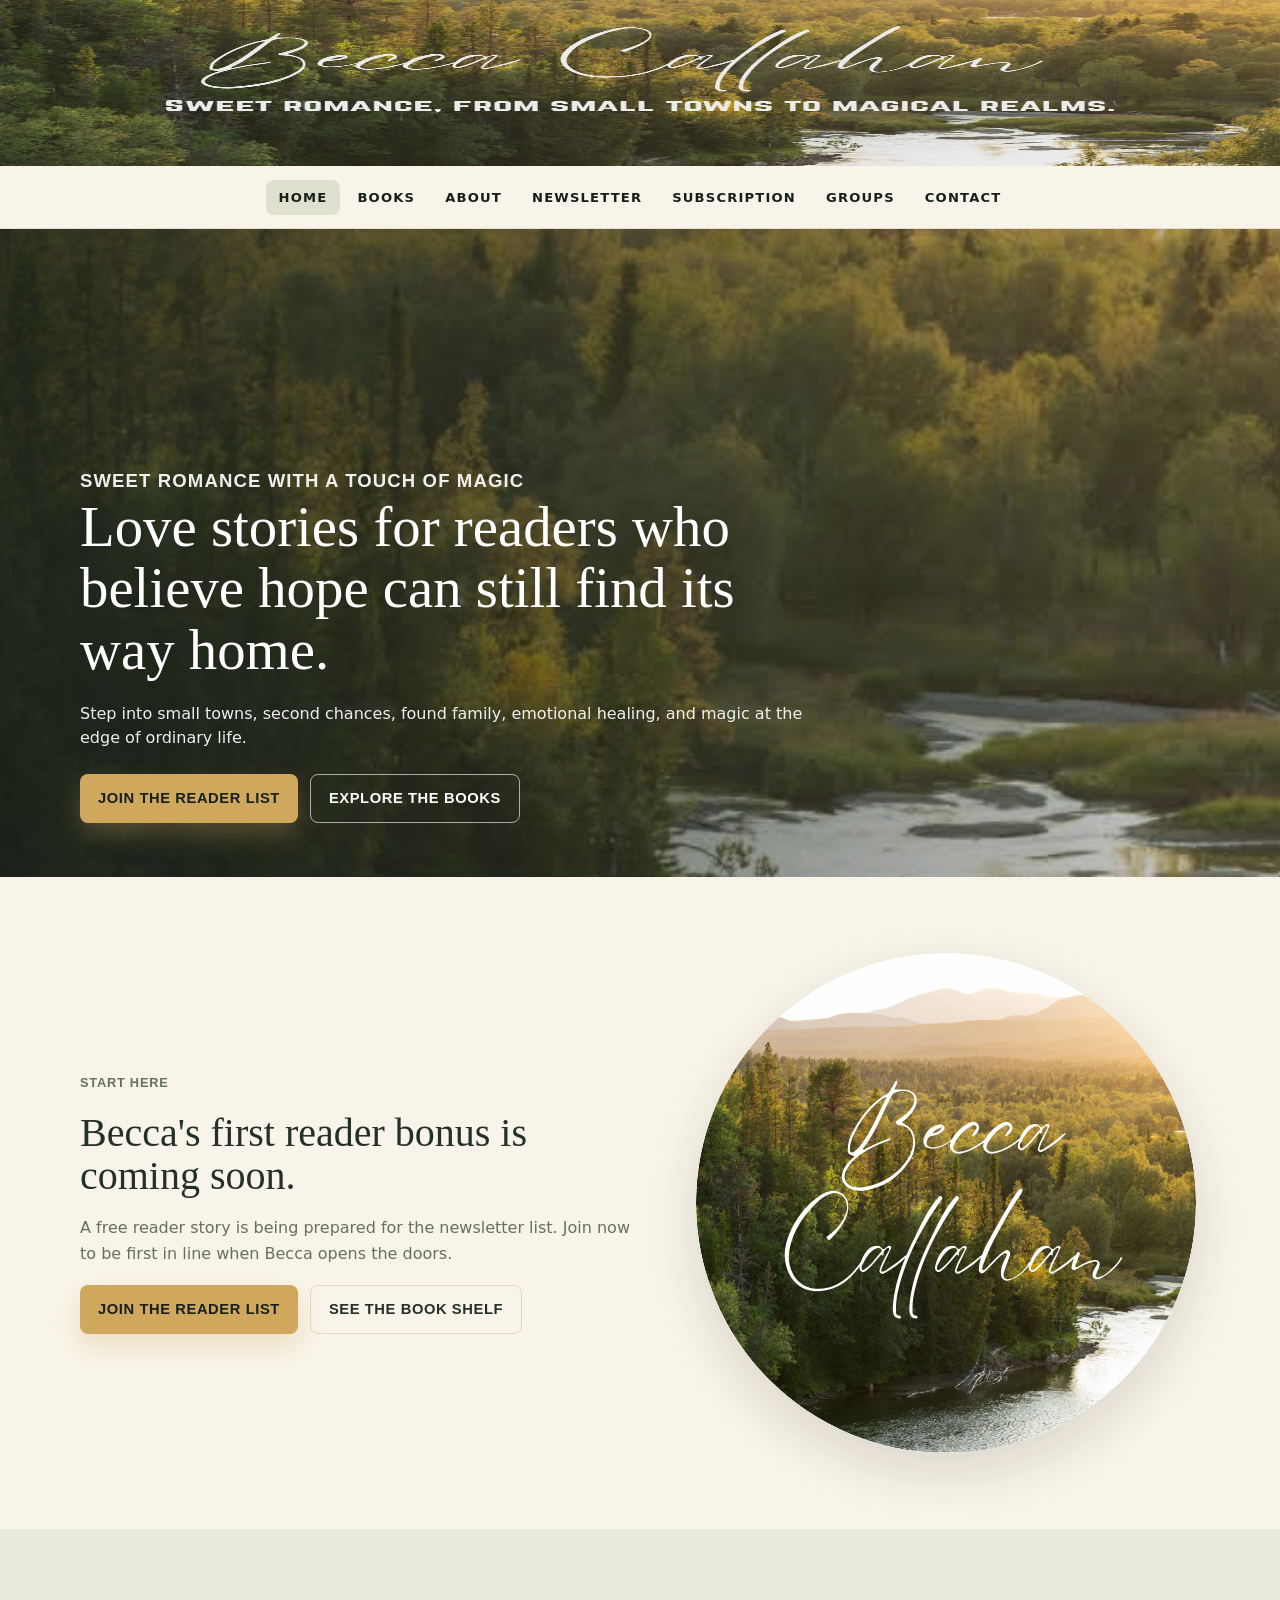
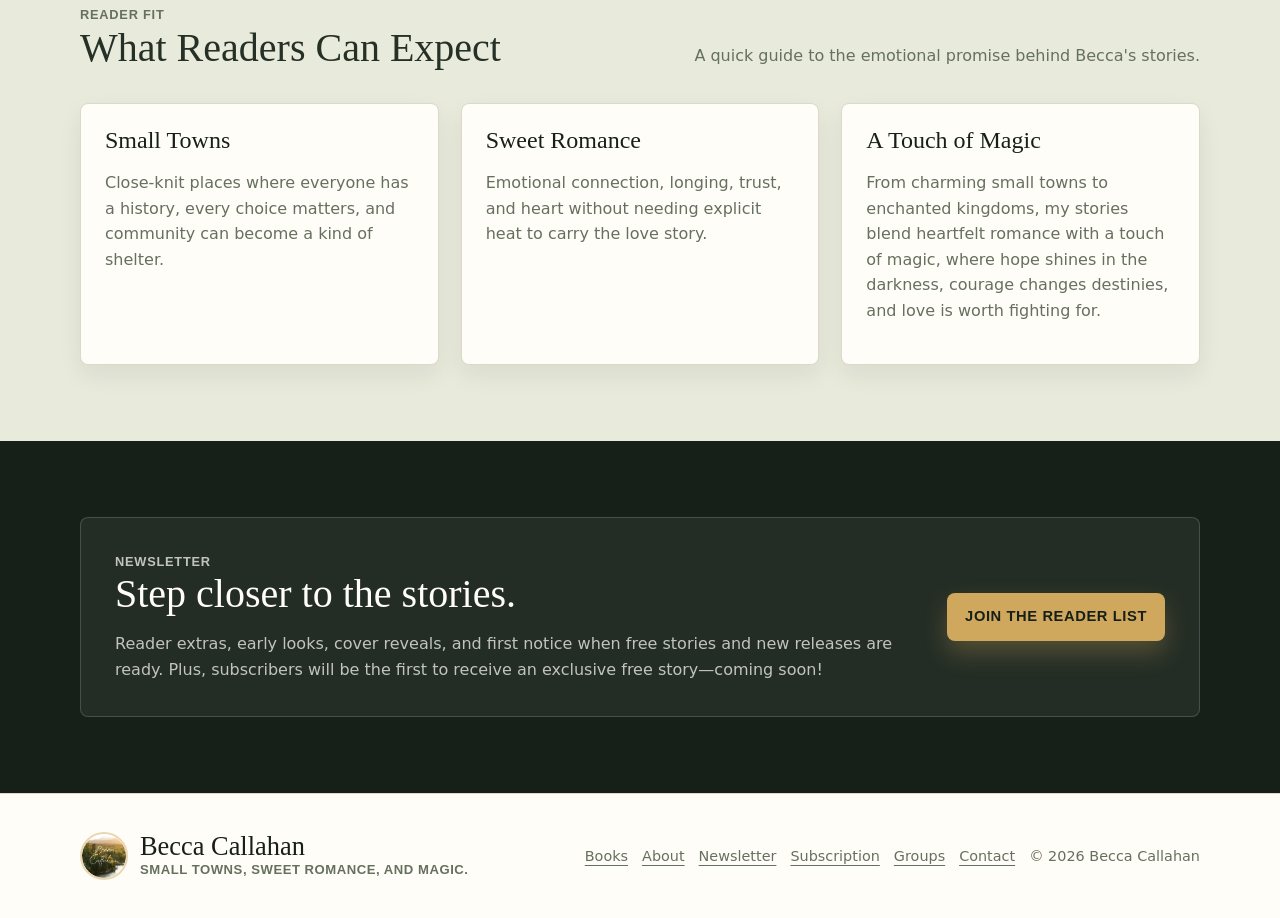
<file: index.html>
<!doctype html>
<html lang="en">
  <head>
    <meta charset="utf-8">
    <meta name="viewport" content="width=device-width, initial-scale=1">
    <title>Becca Callahan | Sweet Small-Town Romance with a Touch of Magic</title>
    <meta name="description" content="Sweet romance, second chances, found family, small towns, and stories with a shimmer of magic from author Becca Callahan.">
    <meta name="theme-color" content="#172018">
    <meta name="color-scheme" content="light">
    <link rel="canonical" href="https://www.beccacallahan.com/">
    <meta property="og:type" content="website">
    <meta property="og:site_name" content="Becca Callahan">
    <meta property="og:title" content="Becca Callahan | Sweet Small-Town Romance with a Touch of Magic">
    <meta property="og:description" content="Sweet romance, second chances, found family, small towns, and stories with a shimmer of magic from author Becca Callahan.">
    <meta property="og:url" content="https://www.beccacallahan.com/">
    <meta property="og:image" content="https://www.beccacallahan.com/assets/becca-callahan-banner.jpg">
    <meta property="og:image:width" content="1702">
    <meta property="og:image:height" content="630">
    <meta name="twitter:card" content="summary_large_image">
    <meta name="twitter:title" content="Becca Callahan | Sweet Small-Town Romance with a Touch of Magic">
    <meta name="twitter:description" content="Sweet romance, second chances, found family, small towns, and stories with a shimmer of magic.">
    <meta name="twitter:image" content="https://www.beccacallahan.com/assets/becca-callahan-banner.jpg">
    <link rel="icon" href="assets/becca-callahan-logo.jpg">
    <link rel="apple-touch-icon" href="assets/becca-callahan-logo.jpg">
    <link rel="manifest" href="site.webmanifest">
    <link rel="stylesheet" href="styles.css">
    <script type="application/ld+json">
      {
        "@context": "https://schema.org",
        "@type": "WebSite",
        "name": "Becca Callahan",
        "url": "https://www.beccacallahan.com/",
        "description": "Sweet romance, second chances, found family, small towns, and stories with a shimmer of magic.",
        "publisher": {
          "@type": "Person",
          "name": "Becca Callahan"
        }
      }
    </script>
  </head>
  <body>
    <header class="site-header">
      <a class="brand-strip-link" href="index.html" aria-label="Becca Callahan home">
        <span class="brand-wordmark" aria-hidden="true">
          <span class="brand-script">Becca Callahan</span>
          <span class="brand-tagline">Sweet Romance, From Small Towns to Magical Realms.</span>
        </span>
      </a>
      <div class="nav-wrap nav-only">
        <button class="nav-toggle" type="button" data-nav-toggle aria-label="Toggle menu" aria-expanded="false">Menu</button>
        <nav class="site-nav" data-nav aria-label="Site">
          <a href="index.html" aria-current="page">Home</a>
          <a href="books/">Books</a>
          <a href="about/">About</a>
          <a href="newsletter/">Newsletter</a>
          <a href="subscription/">Subscription</a>
          <a href="groups/">Groups</a>
          <a href="contact/">Contact</a>
        </nav>
      </div>
    </header>

    <main>
      <section class="hero">
        <img class="hero-image" src="assets/forest-banner.jpg" alt="Golden forest and river landscape.">
        <div class="hero-content">
          <p class="eyebrow">Sweet romance with a touch of magic</p>
          <h1>Love stories for readers who believe hope can still find its way home.</h1>
          <div class="hero-copy">
            <p>Step into small towns, second chances, found family, emotional healing, and magic at the edge of ordinary life.</p>
          </div>
          <div class="actions">
            <a class="button" href="newsletter/">Join the Reader List</a>
            <a class="button-soft" href="books/">Explore the Books</a>
          </div>
        </div>
      </section>

      <section class="section">
        <div class="inner split">
          <div class="text-stack">
            <p class="eyebrow">Start Here</p>
            <h2>Becca's first reader bonus is coming soon.</h2>
            <p>A free reader story is being prepared for the newsletter list. Join now to be first in line when Becca opens the doors.</p>
            <div class="actions">
              <a class="button" href="newsletter/">Join the Reader List</a>
              <a class="button-subtle" href="books/">See the Book Shelf</a>
            </div>
          </div>
          <div class="feature-media logo-feature">
            <img src="assets/becca-callahan-logo.jpg" alt="Becca Callahan circular forest logo.">
          </div>
        </div>
      </section>

      <section class="section alt">
        <div class="inner">
          <div class="section-head">
            <div>
              <p class="eyebrow">Reader Fit</p>
              <h2>What Readers Can Expect</h2>
            </div>
            <p>A quick guide to the emotional promise behind Becca's stories.</p>
          </div>
          <div class="card-grid">
            <article class="card">
              <h3>Small Towns</h3>
              <p>Close-knit places where everyone has a history, every choice matters, and community can become a kind of shelter.</p>
            </article>
            <article class="card">
              <h3>Sweet Romance</h3>
              <p>Emotional connection, longing, trust, and heart without needing explicit heat to carry the love story.</p>
            </article>
            <article class="card">
              <h3>A Touch of Magic</h3>
              <p>From charming small towns to enchanted kingdoms, my stories blend heartfelt romance with a touch of magic, where hope shines in the darkness, courage changes destinies, and love is worth fighting for.</p>
            </article>
          </div>
        </div>
      </section>

      <section class="section dark">
        <div class="inner newsletter">
          <div>
            <p class="eyebrow">Newsletter</p>
            <h2>Step closer to the stories.</h2>
            <p>Reader extras, early looks, cover reveals, and first notice when free stories and new releases are ready. Plus, subscribers will be the first to receive an exclusive free story&mdash;coming soon!</p>
          </div>
          <a class="button" href="newsletter/">Join the Reader List</a>
        </div>
      </section>
    </main>

    <footer class="site-footer">
      <div class="footer-wrap">
        <div class="footer-brand">
          <img src="assets/becca-callahan-logo.jpg" alt="">
          <span><strong>Becca Callahan</strong><span>Small towns, sweet romance, and magic.</span></span>
        </div>
        <div class="footer-links">
          <a href="books/">Books</a>
          <a href="about/">About</a>
          <a href="newsletter/">Newsletter</a>
          <a href="subscription/">Subscription</a>
          <a href="groups/">Groups</a>
          <a href="contact/">Contact</a>
          <span>&copy; <span data-year></span> Becca Callahan</span>
        </div>
      </div>
    </footer>
    <script src="assets/analytics-config.js"></script>
    <script src="assets/analytics.js" defer></script>
    <script src="script.js"></script>
  </body>
</html>
</file>
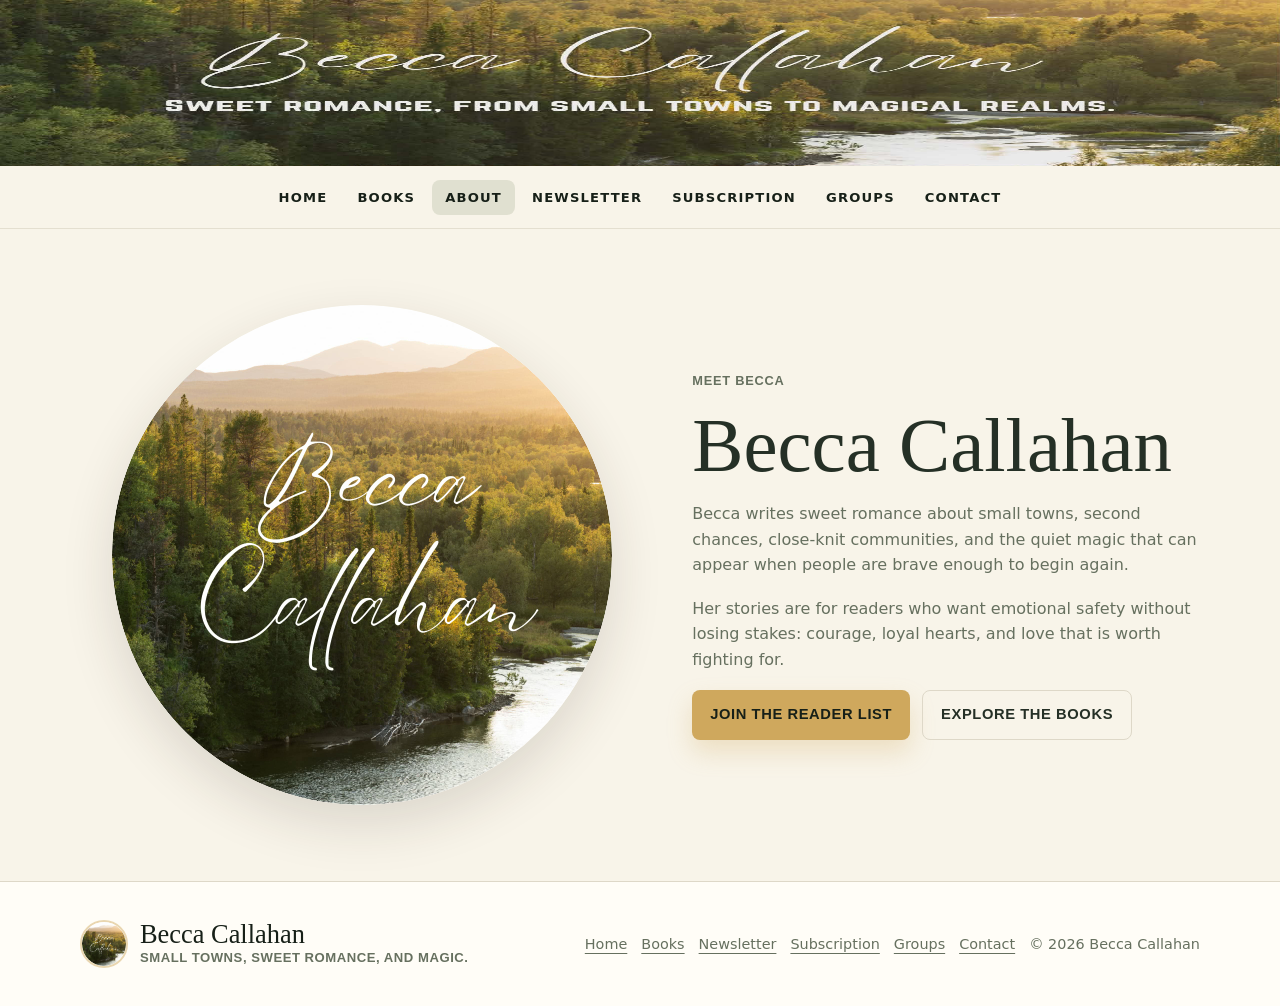
<file: about/index.html>
<!doctype html>
<html lang="en">
  <head>
    <meta charset="utf-8">
    <meta name="viewport" content="width=device-width, initial-scale=1">
    <title>About Becca Callahan</title>
    <meta name="description" content="Meet Becca Callahan, author of sweet romance, second chances, small towns, and stories with a shimmer of magic.">
    <meta name="theme-color" content="#172018">
    <meta name="color-scheme" content="light">
    <link rel="canonical" href="https://www.beccacallahan.com/about/">
    <meta property="og:type" content="website">
    <meta property="og:site_name" content="Becca Callahan">
    <meta property="og:title" content="About Becca Callahan">
    <meta property="og:description" content="Meet Becca Callahan, author of sweet romance, second chances, small towns, and stories with a shimmer of magic.">
    <meta property="og:url" content="https://www.beccacallahan.com/about/">
    <meta property="og:image" content="https://www.beccacallahan.com/assets/becca-callahan-banner.jpg">
    <meta property="og:image:width" content="1702">
    <meta property="og:image:height" content="630">
    <meta name="twitter:card" content="summary_large_image">
    <meta name="twitter:title" content="About Becca Callahan">
    <meta name="twitter:description" content="Meet Becca Callahan, author of sweet romance, second chances, small towns, and stories with a shimmer of magic.">
    <meta name="twitter:image" content="https://www.beccacallahan.com/assets/becca-callahan-banner.jpg">
    <link rel="icon" href="../assets/becca-callahan-logo.jpg">
    <link rel="apple-touch-icon" href="../assets/becca-callahan-logo.jpg">
    <link rel="manifest" href="../site.webmanifest">
    <link rel="stylesheet" href="../styles.css">
  </head>
  <body>
    <header class="site-header">
      <a class="brand-strip-link" href="../index.html" aria-label="Becca Callahan home">
        <span class="brand-wordmark" aria-hidden="true">
          <span class="brand-script">Becca Callahan</span>
          <span class="brand-tagline">Sweet Romance, From Small Towns to Magical Realms.</span>
        </span>
      </a>
      <div class="nav-wrap nav-only">
        <button class="nav-toggle" type="button" data-nav-toggle aria-label="Toggle menu" aria-expanded="false">Menu</button>
        <nav class="site-nav" data-nav aria-label="Site">
          <a href="../index.html">Home</a>
          <a href="../books/">Books</a>
          <a href="./" aria-current="page">About</a>
          <a href="../newsletter/">Newsletter</a>
          <a href="../subscription/">Subscription</a>
          <a href="../groups/">Groups</a>
          <a href="../contact/">Contact</a>
        </nav>
      </div>
    </header>

    <main>
      <section class="section">
        <div class="inner split">
          <div class="feature-media logo-feature">
            <img src="../assets/becca-callahan-logo.jpg" alt="Becca Callahan circular forest logo.">
          </div>
          <div class="text-stack">
            <p class="eyebrow">Meet Becca</p>
            <h1 class="signature-title">Becca Callahan</h1>
            <p>Becca writes sweet romance about small towns, second chances, close-knit communities, and the quiet magic that can appear when people are brave enough to begin again.</p>
            <p>Her stories are for readers who want emotional safety without losing stakes: courage, loyal hearts, and love that is worth fighting for.</p>
            <div class="actions">
              <a class="button" href="../newsletter/">Join the Reader List</a>
              <a class="button-subtle" href="../books/">Explore the Books</a>
            </div>
          </div>
        </div>
      </section>

    </main>

    <footer class="site-footer">
      <div class="footer-wrap">
        <div class="footer-brand">
          <img src="../assets/becca-callahan-logo.jpg" alt="">
          <span><strong>Becca Callahan</strong><span>Small towns, sweet romance, and magic.</span></span>
        </div>
        <div class="footer-links">
          <a href="../index.html">Home</a>
          <a href="../books/">Books</a>
          <a href="../newsletter/">Newsletter</a>
          <a href="../subscription/">Subscription</a>
          <a href="../groups/">Groups</a>
          <a href="../contact/">Contact</a>
          <span>&copy; <span data-year></span> Becca Callahan</span>
        </div>
      </div>
    </footer>
    <script src="../assets/analytics-config.js"></script>
    <script src="../assets/analytics.js" defer></script>
    <script src="../script.js"></script>
  </body>
</html>
</file>
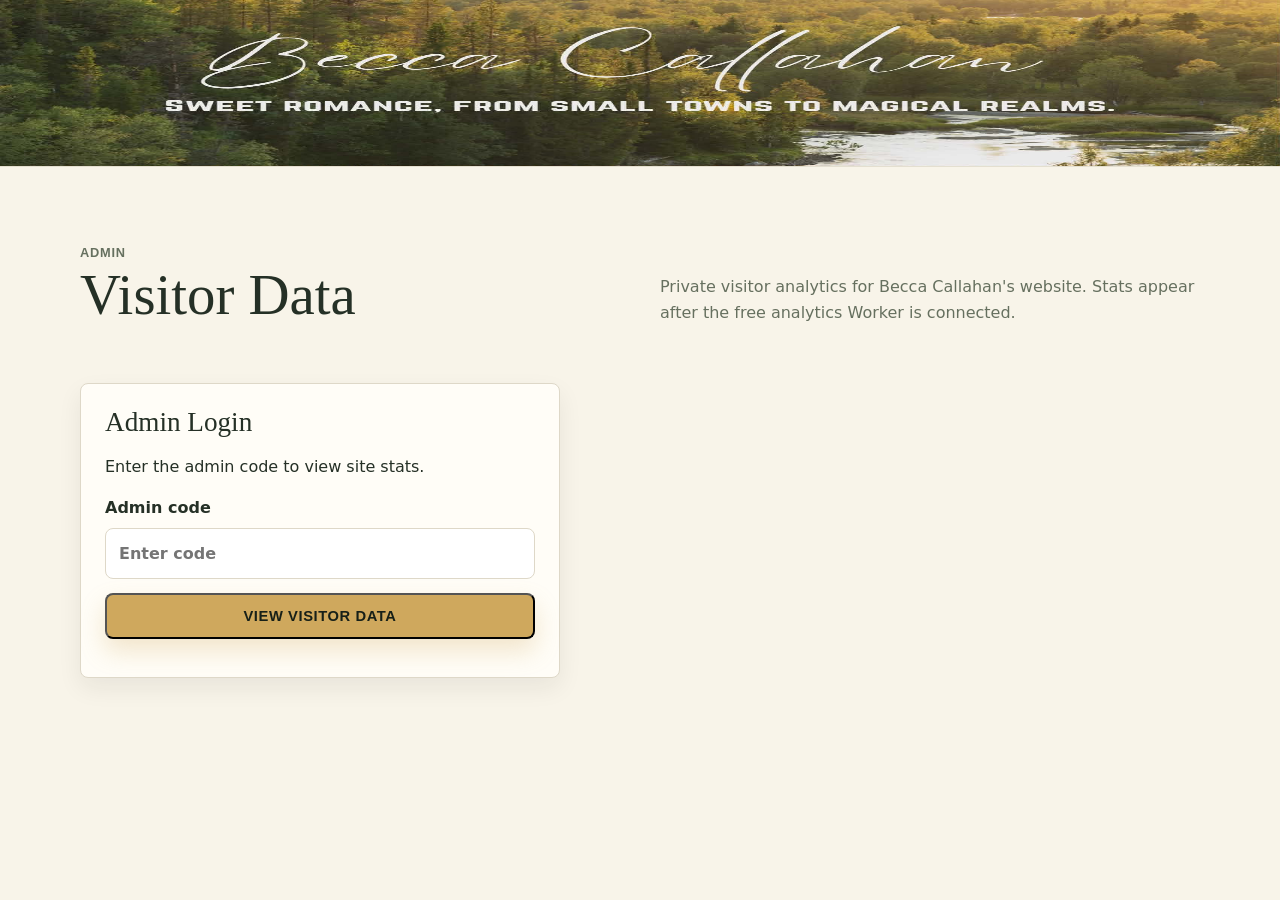
<file: admin/index.html>
<!doctype html>
<html lang="en">
  <head>
    <meta charset="utf-8">
    <meta name="viewport" content="width=device-width, initial-scale=1">
    <title>Visitor Data | Becca Callahan</title>
    <meta name="robots" content="noindex,nofollow">
    <meta name="theme-color" content="#172018">
    <meta name="color-scheme" content="light">
    <link rel="icon" href="../assets/becca-callahan-logo.jpg">
    <link rel="apple-touch-icon" href="../assets/becca-callahan-logo.jpg">
    <link rel="stylesheet" href="../styles.css">
    <script src="../assets/analytics-config.js"></script>
  </head>
  <body class="admin-page">
    <header class="site-header">
      <a class="brand-strip-link" href="../index.html" aria-label="Becca Callahan home">
        <span class="brand-wordmark" aria-hidden="true">
          <span class="brand-script">Becca Callahan</span>
          <span class="brand-tagline">Sweet Romance, From Small Towns to Magical Realms.</span>
        </span>
      </a>
    </header>

    <main>
      <section class="section">
        <div class="inner">
          <div class="admin-shell">
            <div class="section-head">
              <div>
                <p class="eyebrow">Admin</p>
                <h1>Visitor Data</h1>
              </div>
              <p>Private visitor analytics for Becca Callahan's website. Stats appear after the free analytics Worker is connected.</p>
            </div>

            <div class="admin-login" data-admin-login>
              <h2>Admin Login</h2>
              <p>Enter the admin code to view site stats.</p>
              <form data-login-form>
                <label>
                  Admin code
                  <input name="code" type="password" inputmode="numeric" autocomplete="current-password" placeholder="Enter code">
                </label>
                <button class="button" type="submit">View Visitor Data</button>
              </form>
              <p class="form-note" data-login-message></p>
            </div>

            <div class="analytics-dashboard" data-dashboard hidden>
              <div class="dashboard-actions">
                <p class="form-note" data-last-updated></p>
                <button class="button-subtle" type="button" data-refresh>Refresh</button>
              </div>

              <div class="stat-grid" data-stat-grid></div>

              <section class="analytics-panel analytics-panel-wide">
                <div class="panel-heading">
                  <div>
                    <h2>Visits Over Time</h2>
                    <p>Daily page views from the last 30 days.</p>
                  </div>
                </div>
                <div class="bar-chart" data-chart></div>
              </section>

              <section class="analytics-panel analytics-panel-wide">
                <div class="panel-heading">
                  <div>
                    <h2>Visitor Map</h2>
                    <p>Country-level location data from Cloudflare. No raw IP addresses are stored.</p>
                  </div>
                </div>
                <div class="world-map" data-map aria-label="Visitor locations by country"></div>
              </section>

              <div class="analytics-grid">
                <section class="analytics-panel">
                  <h2>Top Pages</h2>
                  <div data-table="pages"></div>
                </section>
                <section class="analytics-panel">
                  <h2>Referrers</h2>
                  <div data-table="referrers"></div>
                </section>
                <section class="analytics-panel">
                  <h2>Countries</h2>
                  <div data-table="countries"></div>
                </section>
                <section class="analytics-panel">
                  <h2>Devices</h2>
                  <div data-table="devices"></div>
                </section>
                <section class="analytics-panel">
                  <h2>Browsers</h2>
                  <div data-table="browsers"></div>
                </section>
              </div>
            </div>
          </div>
        </div>
      </section>
    </main>

    <script src="admin.js"></script>
  </body>
</html>
</file>
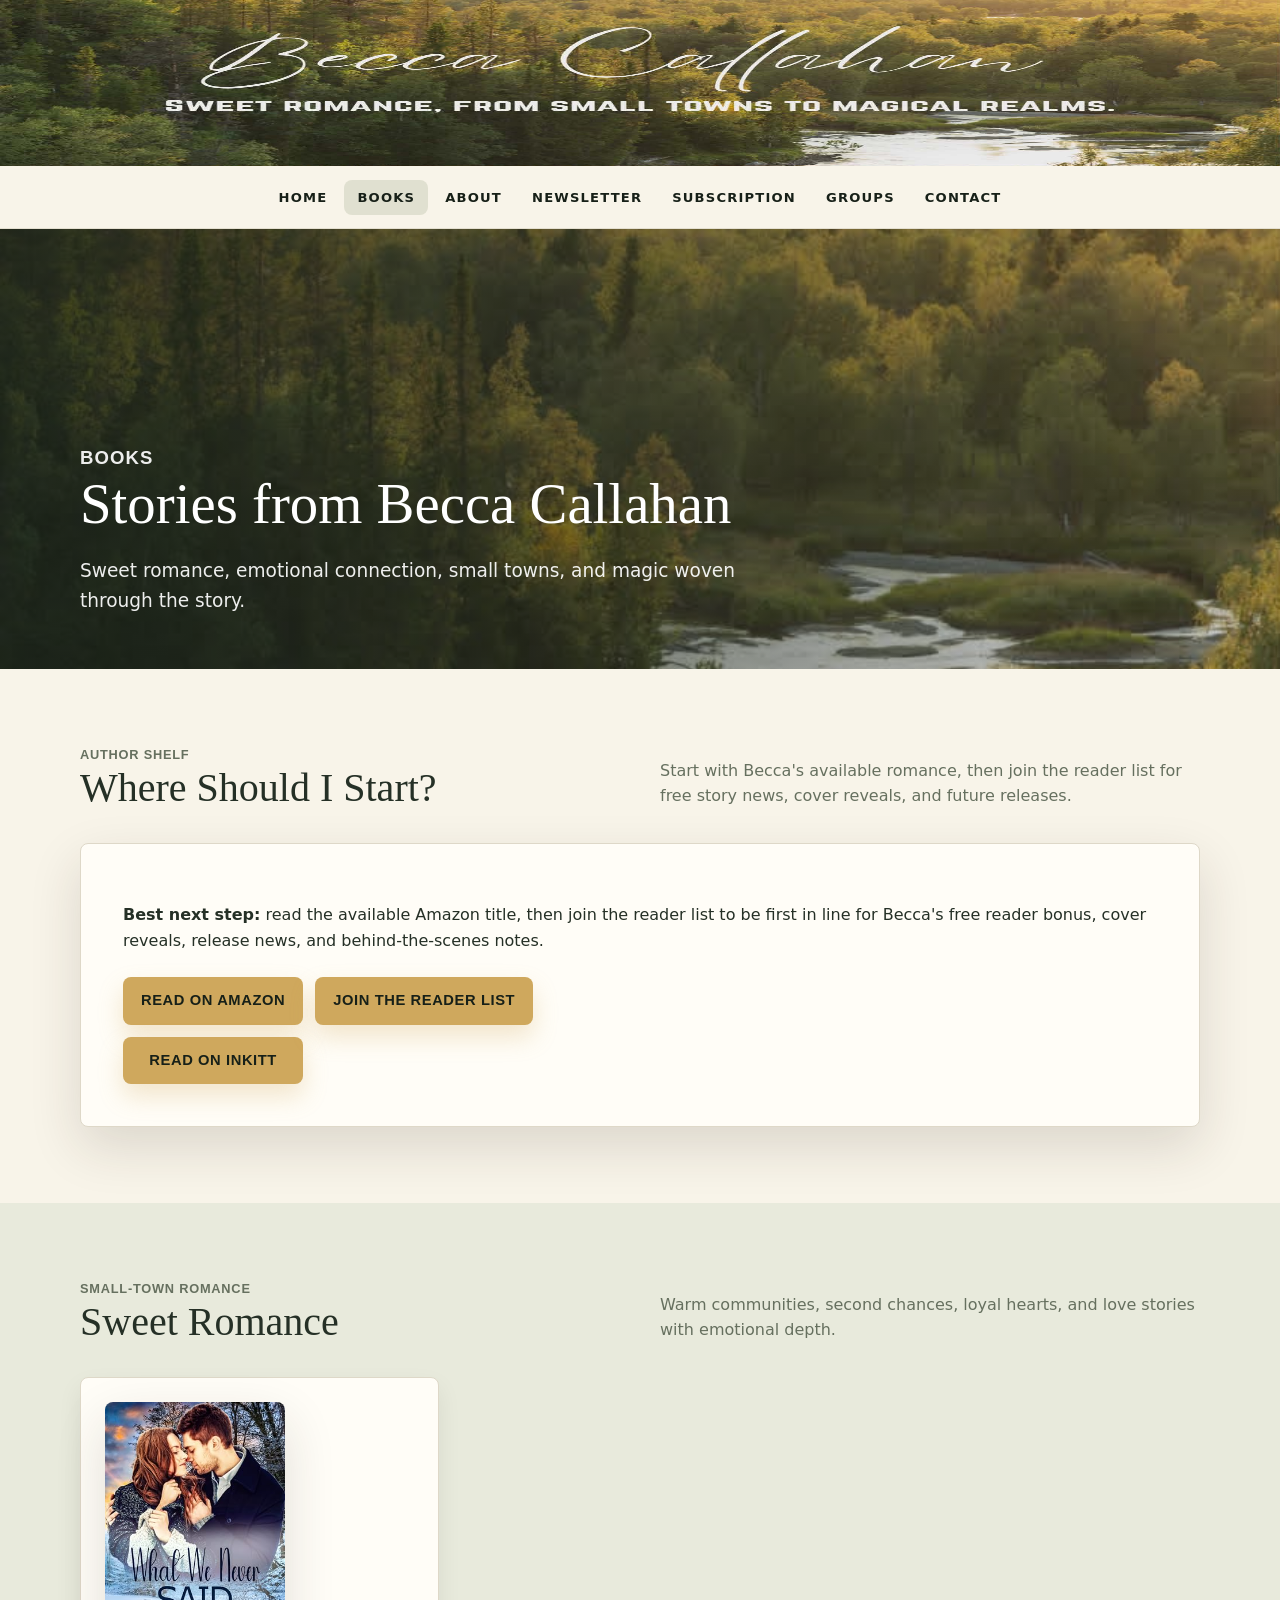
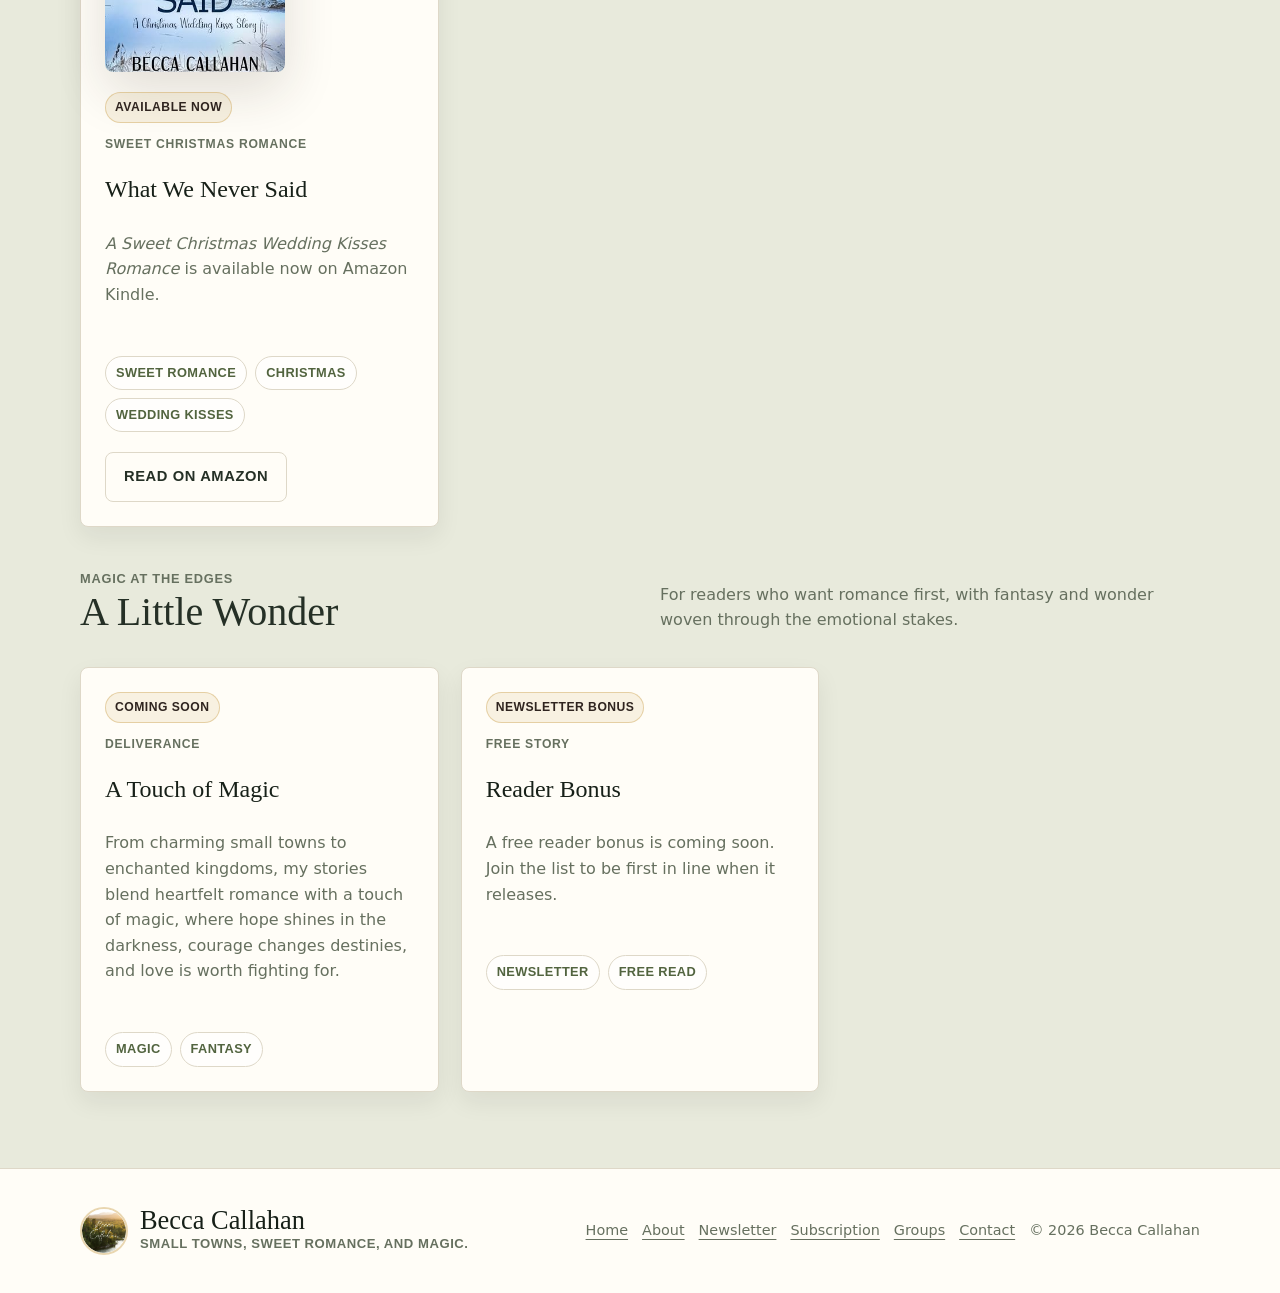
<file: books/index.html>
<!doctype html>
<html lang="en">
  <head>
    <meta charset="utf-8">
    <meta name="viewport" content="width=device-width, initial-scale=1">
    <title>Books | Becca Callahan</title>
    <meta name="description" content="Explore sweet romance, coming-soon stories, reader extras, and future releases from author Becca Callahan.">
    <meta name="theme-color" content="#172018">
    <meta name="color-scheme" content="light">
    <link rel="canonical" href="https://www.beccacallahan.com/books/">
    <meta property="og:type" content="website">
    <meta property="og:site_name" content="Becca Callahan">
    <meta property="og:title" content="Books | Becca Callahan">
    <meta property="og:description" content="Explore sweet romance, coming-soon stories, reader extras, and future releases from author Becca Callahan.">
    <meta property="og:url" content="https://www.beccacallahan.com/books/">
    <meta property="og:image" content="https://www.beccacallahan.com/assets/becca-callahan-banner.jpg">
    <meta property="og:image:width" content="1702">
    <meta property="og:image:height" content="630">
    <meta name="twitter:card" content="summary_large_image">
    <meta name="twitter:title" content="Books | Becca Callahan">
    <meta name="twitter:description" content="Explore sweet romance, coming-soon stories, reader extras, and future releases from author Becca Callahan.">
    <meta name="twitter:image" content="https://www.beccacallahan.com/assets/becca-callahan-banner.jpg">
    <link rel="icon" href="../assets/becca-callahan-logo.jpg">
    <link rel="apple-touch-icon" href="../assets/becca-callahan-logo.jpg">
    <link rel="manifest" href="../site.webmanifest">
    <link rel="stylesheet" href="../styles.css">
  </head>
  <body>
    <header class="site-header">
      <a class="brand-strip-link" href="../index.html" aria-label="Becca Callahan home">
        <span class="brand-wordmark" aria-hidden="true">
          <span class="brand-script">Becca Callahan</span>
          <span class="brand-tagline">Sweet Romance, From Small Towns to Magical Realms.</span>
        </span>
      </a>
      <div class="nav-wrap nav-only">
        <button class="nav-toggle" type="button" data-nav-toggle aria-label="Toggle menu" aria-expanded="false">Menu</button>
        <nav class="site-nav" data-nav aria-label="Site">
          <a href="../index.html">Home</a>
          <a href="./" aria-current="page">Books</a>
          <a href="../about/">About</a>
          <a href="../newsletter/">Newsletter</a>
          <a href="../subscription/">Subscription</a>
          <a href="../groups/">Groups</a>
          <a href="../contact/">Contact</a>
        </nav>
      </div>
    </header>

    <main>
      <section class="hero short">
        <img class="hero-image" src="../assets/forest-banner.jpg" alt="Golden forest and river landscape.">
        <div class="hero-content">
          <p class="eyebrow">Books</p>
          <h1>Stories from Becca Callahan</h1>
          <p>Sweet romance, emotional connection, small towns, and magic woven through the story.</p>
        </div>
      </section>

      <section class="section">
        <div class="inner">
          <div class="section-head">
            <div>
              <p class="eyebrow">Author Shelf</p>
              <h2>Where Should I Start?</h2>
            </div>
            <p>Start with Becca's available romance, then join the reader list for free story news, cover reveals, and future releases.</p>
          </div>
          <div class="reader-path">
            <p><strong>Best next step:</strong> read the available Amazon title, then join the reader list to be first in line for Becca's free reader bonus, cover reveals, release news, and behind-the-scenes notes.</p>
            <div class="actions start-actions">
              <div class="read-links">
                <a class="button" href="https://www.amazon.com/dp/B0GY63WFYB" target="_blank" rel="noopener">Read on Amazon</a>
                <a class="button" href="https://www.inkitt.com/BeccaCallahan" target="_blank" rel="noopener">Read on Inkitt</a>
              </div>
              <a class="button" href="../newsletter/">Join the Reader List</a>
            </div>
          </div>
        </div>
      </section>

      <section class="section alt">
        <div class="inner">
          <div class="shelf-section">
            <div class="section-head">
              <div>
                <p class="eyebrow">Small-Town Romance</p>
                <h2>Sweet Romance</h2>
              </div>
              <p>Warm communities, second chances, loyal hearts, and love stories with emotional depth.</p>
            </div>
            <div class="book-grid">
              <article class="book-card">
                <img class="book-cover" src="../assets/what-we-never-said-cover.jpg" alt="Cover of What We Never Said by Becca Callahan.">
                <span class="status-pill">Available Now</span>
                <p class="series-label">Sweet Christmas Romance</p>
                <h3>What We Never Said</h3>
                <p><em>A Sweet Christmas Wedding Kisses Romance</em> is available now on Amazon Kindle.</p>
                <div class="tag-row">
                  <span class="tag">Sweet Romance</span>
                  <span class="tag">Christmas</span>
                  <span class="tag">Wedding Kisses</span>
                </div>
                <div class="actions">
                  <a class="button-subtle" href="https://www.amazon.com/dp/B0GY63WFYB" target="_blank" rel="noopener">Read on Amazon</a>
                </div>
              </article>
            </div>
          </div>

          <div class="shelf-section">
            <div class="section-head">
              <div>
                <p class="eyebrow">Magic at the Edges</p>
                <h2>A Little Wonder</h2>
              </div>
              <p>For readers who want romance first, with fantasy and wonder woven through the emotional stakes.</p>
            </div>
            <div class="book-grid">
              <article class="book-card">
                <span class="status-pill">Coming Soon</span>
                <p class="series-label">Deliverance</p>
                <h3>A Touch of Magic</h3>
                <p>From charming small towns to enchanted kingdoms, my stories blend heartfelt romance with a touch of magic, where hope shines in the darkness, courage changes destinies, and love is worth fighting for.</p>
                <div class="tag-row">
                  <span class="tag">Magic</span>
                  <span class="tag">Fantasy</span>
                </div>
              </article>
              <article class="book-card">
                <span class="status-pill">Newsletter Bonus</span>
                <p class="series-label">Free Story</p>
                <h3>Reader Bonus</h3>
                <p>A free reader bonus is coming soon. Join the list to be first in line when it releases.</p>
                <div class="tag-row">
                  <span class="tag">Newsletter</span>
                  <span class="tag">Free Read</span>
                </div>
              </article>
            </div>
          </div>
        </div>
      </section>
    </main>

    <footer class="site-footer">
      <div class="footer-wrap">
        <div class="footer-brand">
          <img src="../assets/becca-callahan-logo.jpg" alt="">
          <span><strong>Becca Callahan</strong><span>Small towns, sweet romance, and magic.</span></span>
        </div>
        <div class="footer-links">
          <a href="../index.html">Home</a>
          <a href="../about/">About</a>
          <a href="../newsletter/">Newsletter</a>
          <a href="../subscription/">Subscription</a>
          <a href="../groups/">Groups</a>
          <a href="../contact/">Contact</a>
          <span>&copy; <span data-year></span> Becca Callahan</span>
        </div>
      </div>
    </footer>
    <script src="../assets/analytics-config.js"></script>
    <script src="../assets/analytics.js" defer></script>
    <script src="../script.js"></script>
  </body>
</html>
</file>
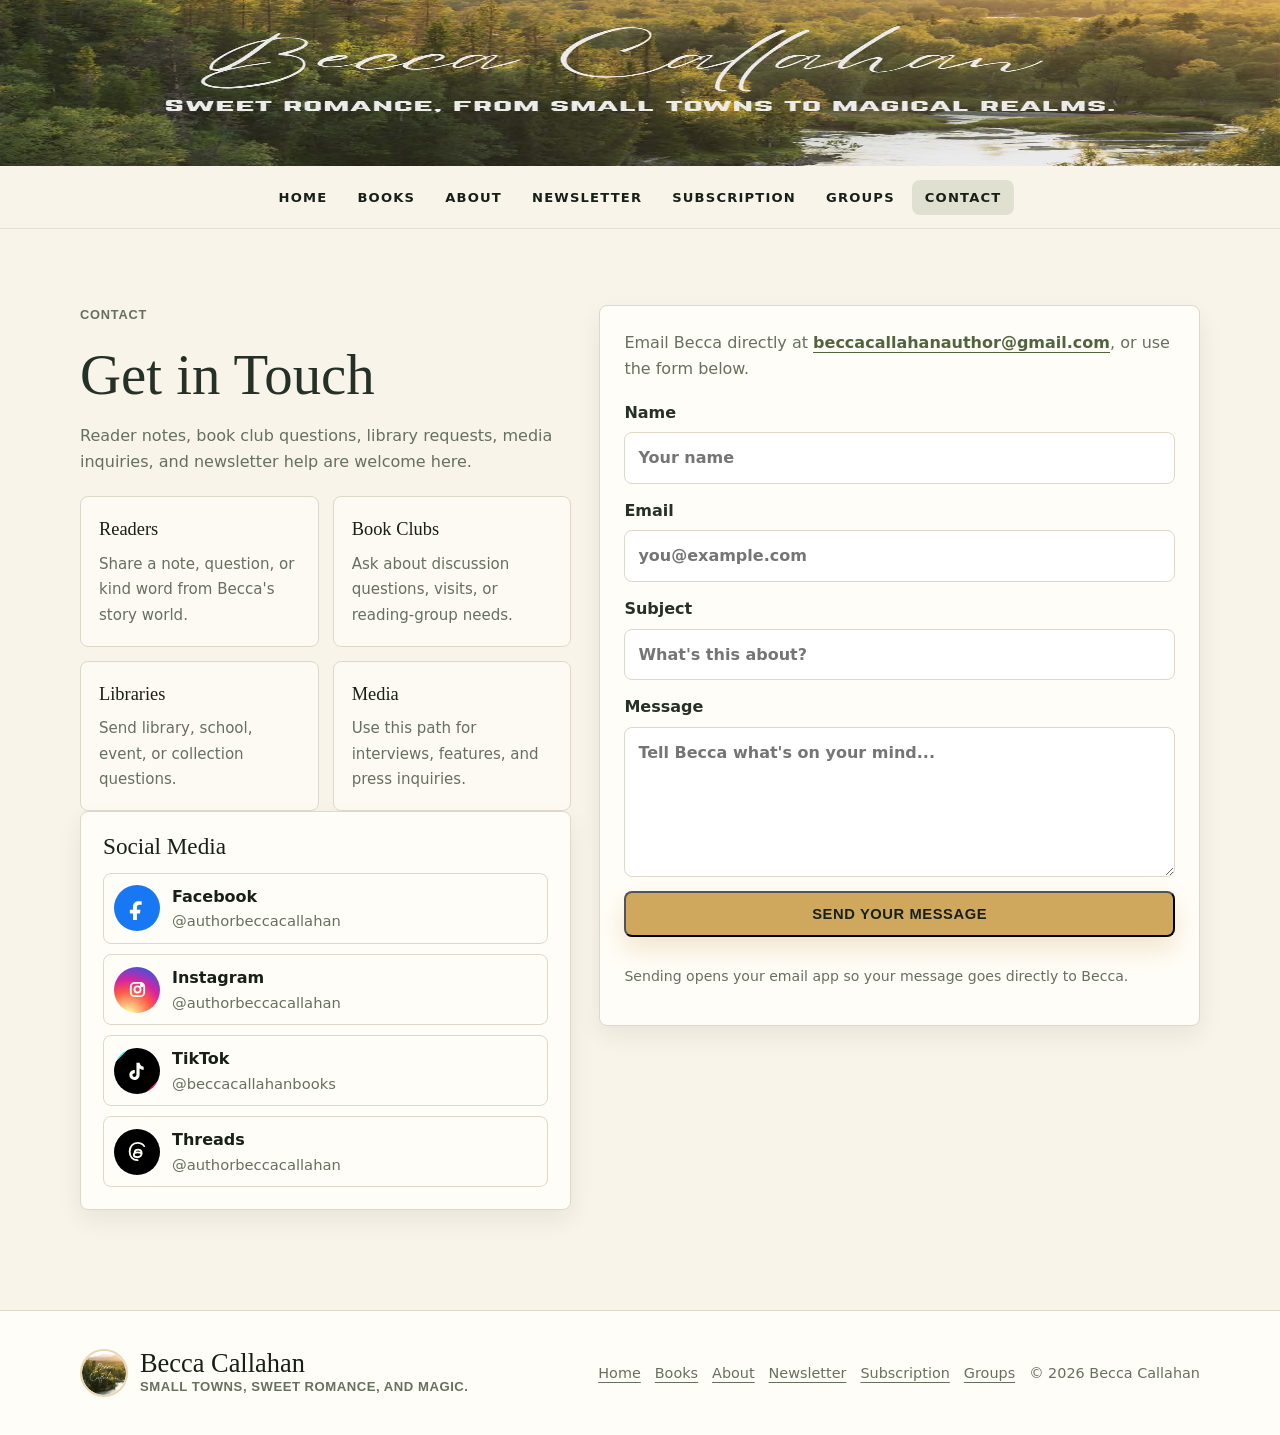
<file: contact/index.html>
<!doctype html>
<html lang="en">
  <head>
    <meta charset="utf-8">
    <meta name="viewport" content="width=device-width, initial-scale=1">
    <title>Contact | Becca Callahan</title>
    <meta name="description" content="Contact Becca Callahan for reader notes, book club questions, library requests, media inquiries, and newsletter help.">
    <meta name="theme-color" content="#172018">
    <meta name="color-scheme" content="light">
    <link rel="canonical" href="https://www.beccacallahan.com/contact/">
    <meta property="og:type" content="website">
    <meta property="og:site_name" content="Becca Callahan">
    <meta property="og:title" content="Contact | Becca Callahan">
    <meta property="og:description" content="Contact Becca Callahan for reader notes, book club questions, library requests, media inquiries, and newsletter help.">
    <meta property="og:url" content="https://www.beccacallahan.com/contact/">
    <meta property="og:image" content="https://www.beccacallahan.com/assets/becca-callahan-banner.jpg">
    <meta property="og:image:width" content="1702">
    <meta property="og:image:height" content="630">
    <meta name="twitter:card" content="summary_large_image">
    <meta name="twitter:title" content="Contact | Becca Callahan">
    <meta name="twitter:description" content="Contact Becca Callahan for reader notes, book club questions, library requests, media inquiries, and newsletter help.">
    <meta name="twitter:image" content="https://www.beccacallahan.com/assets/becca-callahan-banner.jpg">
    <link rel="icon" href="../assets/becca-callahan-logo.jpg">
    <link rel="apple-touch-icon" href="../assets/becca-callahan-logo.jpg">
    <link rel="manifest" href="../site.webmanifest">
    <link rel="stylesheet" href="../styles.css">
  </head>
  <body>
    <header class="site-header">
      <a class="brand-strip-link" href="../index.html" aria-label="Becca Callahan home">
        <span class="brand-wordmark" aria-hidden="true">
          <span class="brand-script">Becca Callahan</span>
          <span class="brand-tagline">Sweet Romance, From Small Towns to Magical Realms.</span>
        </span>
      </a>
      <div class="nav-wrap nav-only">
        <button class="nav-toggle" type="button" data-nav-toggle aria-label="Toggle menu" aria-expanded="false">Menu</button>
        <nav class="site-nav" data-nav aria-label="Site">
          <a href="../index.html">Home</a>
          <a href="../books/">Books</a>
          <a href="../about/">About</a>
          <a href="../newsletter/">Newsletter</a>
          <a href="../subscription/">Subscription</a>
          <a href="../groups/">Groups</a>
          <a href="./" aria-current="page">Contact</a>
        </nav>
      </div>
    </header>

    <main>
      <section class="section">
        <div class="inner contact-grid">
          <div class="text-stack">
            <p class="eyebrow">Contact</p>
            <h1>Get in Touch</h1>
            <p>Reader notes, book club questions, library requests, media inquiries, and newsletter help are welcome here.</p>
            <div class="reason-grid contact-reasons">
              <div class="reason-card"><strong>Readers</strong><span>Share a note, question, or kind word from Becca's story world.</span></div>
              <div class="reason-card"><strong>Book Clubs</strong><span>Ask about discussion questions, visits, or reading-group needs.</span></div>
              <div class="reason-card"><strong>Libraries</strong><span>Send library, school, event, or collection questions.</span></div>
              <div class="reason-card"><strong>Media</strong><span>Use this path for interviews, features, and press inquiries.</span></div>
            </div>
            <div class="social-block social-panel" aria-labelledby="social-title">
              <h2 id="social-title">Social Media</h2>
              <div class="social-links">
                <a class="social-link social-facebook" href="https://www.facebook.com/authorbeccacallahan" target="_blank" rel="noopener">
                  <span class="social-icon" aria-hidden="true">
                    <svg viewBox="0 0 24 24" focusable="false">
                      <path d="M14 8h2.4V4.7c-.4-.1-1.8-.2-3.4-.2-3.4 0-5.7 2.1-5.7 6v2.9H4v3.7h3.3V24h4.1v-6.9h3.2l.5-3.7h-3.7v-2.5c0-1.1.3-2.9 2.6-2.9Z"></path>
                    </svg>
                  </span>
                  <span><strong>Facebook</strong><span>@authorbeccacallahan</span></span>
                </a>
                <a class="social-link social-instagram" href="https://www.instagram.com/authorbeccacallahan" target="_blank" rel="noopener">
                  <span class="social-icon" aria-hidden="true">
                    <svg viewBox="0 0 24 24" focusable="false">
                      <rect x="5" y="5" width="14" height="14" rx="4"></rect>
                      <circle cx="12" cy="12" r="3.2"></circle>
                      <circle cx="16.4" cy="7.6" r="1"></circle>
                    </svg>
                  </span>
                  <span><strong>Instagram</strong><span>@authorbeccacallahan</span></span>
                </a>
                <a class="social-link social-tiktok" href="https://www.tiktok.com/@beccacallahanbooks" target="_blank" rel="noopener">
                  <span class="social-icon" aria-hidden="true">
                    <svg viewBox="0 0 24 24" focusable="false">
                      <path d="M14.2 4c.4 2.3 1.8 3.9 4.2 4.2v3.3c-1.5-.1-2.9-.6-4.2-1.5v6.1c0 3.5-2.3 5.9-5.5 5.9A5.2 5.2 0 0 1 3.5 16.8c0-3.2 2.4-5.5 5.7-5.3v3.4c-1.4-.2-2.5.6-2.5 1.9 0 1.1.9 2 2 2 1.3 0 2.2-.9 2.2-2.8V4h3.3Z"></path>
                    </svg>
                  </span>
                  <span><strong>TikTok</strong><span>@beccacallahanbooks</span></span>
                </a>
                <a class="social-link social-threads" href="https://www.threads.com/@authorbeccacallahan" target="_blank" rel="noopener">
                  <span class="social-icon" aria-hidden="true">
                    <svg viewBox="0 0 24 24" focusable="false">
                      <path d="M12.1 21c-5 0-8.3-3.5-8.3-8.9s3.3-9.1 8.3-9.1c3 0 5.4 1.2 6.8 3.4"></path>
                      <path d="M9 12.8c.2-1.7 1.5-2.8 3.5-2.8 2.3 0 3.8 1.5 3.8 3.6 0 2.7-1.9 4.4-4.8 4.4-2 0-3.4-1-3.4-2.5 0-1.6 1.4-2.6 3.7-2.6 1.6 0 3.2.4 4.6 1.2"></path>
                    </svg>
                  </span>
                  <span><strong>Threads</strong><span>@authorbeccacallahan</span></span>
                </a>
              </div>
            </div>
          </div>
          <div class="contact-panel">
            <p class="direct-email">Email Becca directly at <a href="mailto:beccacallahanauthor@gmail.com">beccacallahanauthor@gmail.com</a>, or use the form below.</p>
            <form action="mailto:beccacallahanauthor@gmail.com" method="post" enctype="text/plain">
              <label>
                Name
                <input name="name" autocomplete="name" placeholder="Your name">
              </label>
              <label>
                Email
                <input name="email" type="email" autocomplete="email" placeholder="you@example.com">
              </label>
              <label>
                Subject
                <input name="subject" placeholder="What's this about?">
              </label>
              <label>
                Message
                <textarea name="message" placeholder="Tell Becca what's on your mind..."></textarea>
              </label>
              <button class="button" type="submit">Send Your Message</button>
              <p class="form-note">Sending opens your email app so your message goes directly to Becca.</p>
            </form>
          </div>
        </div>
      </section>
    </main>

    <footer class="site-footer">
      <div class="footer-wrap">
        <div class="footer-brand">
          <img src="../assets/becca-callahan-logo.jpg" alt="">
          <span><strong>Becca Callahan</strong><span>Small towns, sweet romance, and magic.</span></span>
        </div>
        <div class="footer-links">
          <a href="../index.html">Home</a>
          <a href="../books/">Books</a>
          <a href="../about/">About</a>
          <a href="../newsletter/">Newsletter</a>
          <a href="../subscription/">Subscription</a>
          <a href="../groups/">Groups</a>
          <span>&copy; <span data-year></span> Becca Callahan</span>
        </div>
      </div>
    </footer>
    <script src="../assets/analytics-config.js"></script>
    <script src="../assets/analytics.js" defer></script>
    <script src="../script.js"></script>
  </body>
</html>
</file>
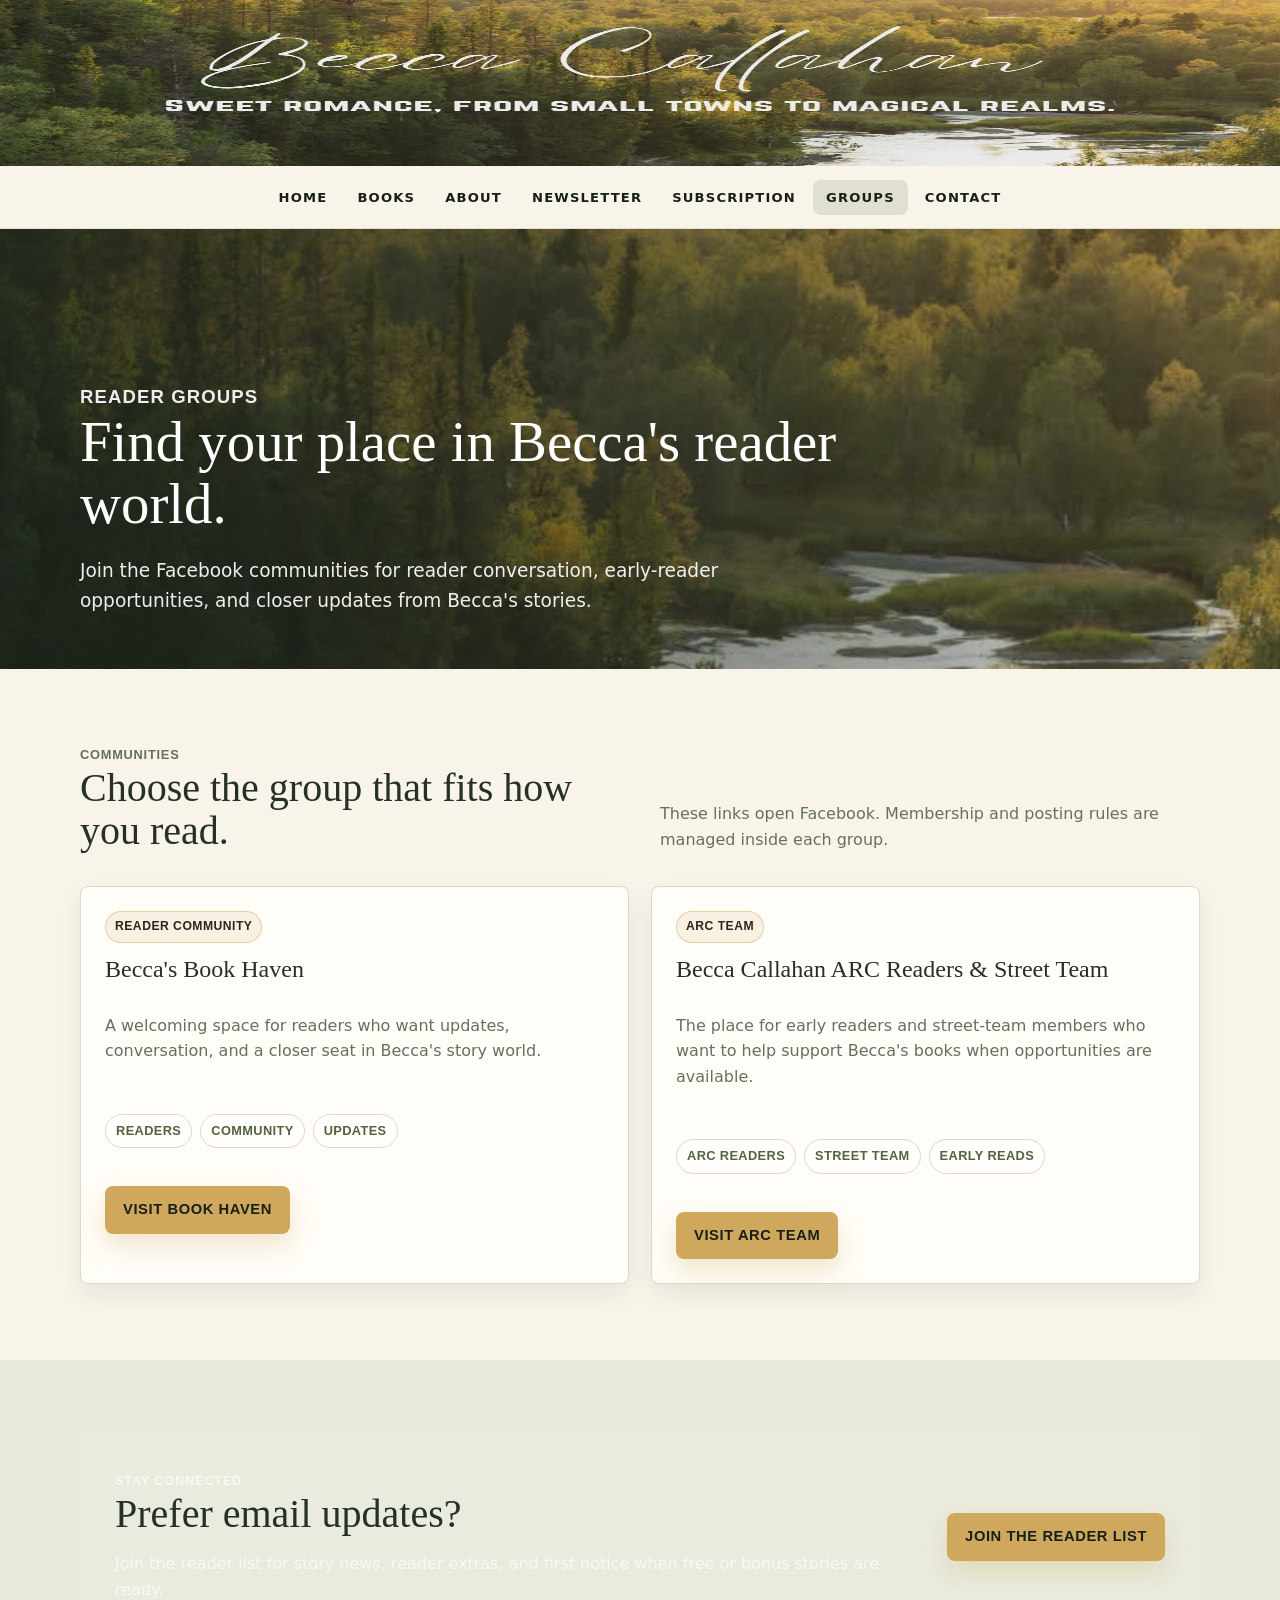
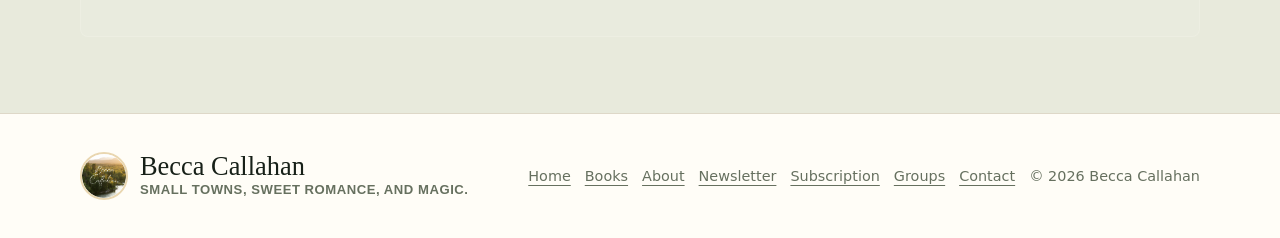
<file: groups/index.html>
<!doctype html>
<html lang="en">
  <head>
    <meta charset="utf-8">
    <meta name="viewport" content="width=device-width, initial-scale=1">
    <title>Reader Groups | Becca Callahan</title>
    <meta name="description" content="Join Becca Callahan's reader communities, including Becca's Book Haven and the ARC Readers & Street Team Facebook group.">
    <meta name="theme-color" content="#172018">
    <meta name="color-scheme" content="light">
    <link rel="canonical" href="https://www.beccacallahan.com/groups/">
    <meta property="og:type" content="website">
    <meta property="og:site_name" content="Becca Callahan">
    <meta property="og:title" content="Reader Groups | Becca Callahan">
    <meta property="og:description" content="Join Becca Callahan's reader communities, including Becca's Book Haven and the ARC Readers & Street Team Facebook group.">
    <meta property="og:url" content="https://www.beccacallahan.com/groups/">
    <meta property="og:image" content="https://www.beccacallahan.com/assets/becca-callahan-banner.jpg">
    <meta property="og:image:width" content="1702">
    <meta property="og:image:height" content="630">
    <meta name="twitter:card" content="summary_large_image">
    <meta name="twitter:title" content="Reader Groups | Becca Callahan">
    <meta name="twitter:description" content="Join Becca Callahan's reader communities, including Becca's Book Haven and the ARC Readers & Street Team Facebook group.">
    <meta name="twitter:image" content="https://www.beccacallahan.com/assets/becca-callahan-banner.jpg">
    <link rel="icon" href="../assets/becca-callahan-logo.jpg">
    <link rel="apple-touch-icon" href="../assets/becca-callahan-logo.jpg">
    <link rel="manifest" href="../site.webmanifest">
    <link rel="stylesheet" href="../styles.css">
  </head>
  <body>
    <header class="site-header">
      <a class="brand-strip-link" href="../index.html" aria-label="Becca Callahan home">
        <span class="brand-wordmark" aria-hidden="true">
          <span class="brand-script">Becca Callahan</span>
          <span class="brand-tagline">Sweet Romance, From Small Towns to Magical Realms.</span>
        </span>
      </a>
      <div class="nav-wrap nav-only">
        <button class="nav-toggle" type="button" data-nav-toggle aria-label="Toggle menu" aria-expanded="false">Menu</button>
        <nav class="site-nav" data-nav aria-label="Site">
          <a href="../index.html">Home</a>
          <a href="../books/">Books</a>
          <a href="../about/">About</a>
          <a href="../newsletter/">Newsletter</a>
          <a href="../subscription/">Subscription</a>
          <a href="./" aria-current="page">Groups</a>
          <a href="../contact/">Contact</a>
        </nav>
      </div>
    </header>

    <main>
      <section class="hero short">
        <img class="hero-image" src="../assets/forest-banner.jpg" alt="Golden forest and river landscape.">
        <div class="hero-content">
          <p class="eyebrow">Reader Groups</p>
          <h1>Find your place in Becca's reader world.</h1>
          <p>Join the Facebook communities for reader conversation, early-reader opportunities, and closer updates from Becca's stories.</p>
        </div>
      </section>

      <section class="section">
        <div class="inner">
          <div class="section-head">
            <div>
              <p class="eyebrow">Communities</p>
              <h2>Choose the group that fits how you read.</h2>
            </div>
            <p>These links open Facebook. Membership and posting rules are managed inside each group.</p>
          </div>

          <div class="group-grid">
            <article class="group-card">
              <span class="status-pill">Reader Community</span>
              <h3>Becca's Book Haven</h3>
              <p>A welcoming space for readers who want updates, conversation, and a closer seat in Becca's story world.</p>
              <div class="tag-row">
                <span class="tag">Readers</span>
                <span class="tag">Community</span>
                <span class="tag">Updates</span>
              </div>
              <div class="actions">
                <a class="button" href="https://www.facebook.com/share/g/1BYMmxi1Ni/" target="_blank" rel="noopener">Visit Book Haven</a>
              </div>
            </article>

            <article class="group-card">
              <span class="status-pill">ARC Team</span>
              <h3>Becca Callahan ARC Readers &amp; Street Team</h3>
              <p>The place for early readers and street-team members who want to help support Becca's books when opportunities are available.</p>
              <div class="tag-row">
                <span class="tag">ARC Readers</span>
                <span class="tag">Street Team</span>
                <span class="tag">Early Reads</span>
              </div>
              <div class="actions">
                <a class="button" href="https://www.facebook.com/share/g/1CWeo4tUWE/" target="_blank" rel="noopener">Visit ARC Team</a>
              </div>
            </article>
          </div>
        </div>
      </section>

      <section class="section alt">
        <div class="inner newsletter">
          <div>
            <p class="eyebrow">Stay Connected</p>
            <h2>Prefer email updates?</h2>
            <p>Join the reader list for story news, reader extras, and first notice when free or bonus stories are ready.</p>
          </div>
          <a class="button" href="../newsletter/">Join the Reader List</a>
        </div>
      </section>
    </main>

    <footer class="site-footer">
      <div class="footer-wrap">
        <div class="footer-brand">
          <img src="../assets/becca-callahan-logo.jpg" alt="">
          <span><strong>Becca Callahan</strong><span>Small towns, sweet romance, and magic.</span></span>
        </div>
        <div class="footer-links">
          <a href="../index.html">Home</a>
          <a href="../books/">Books</a>
          <a href="../about/">About</a>
          <a href="../newsletter/">Newsletter</a>
          <a href="../subscription/">Subscription</a>
          <a href="./">Groups</a>
          <a href="../contact/">Contact</a>
          <span>&copy; <span data-year></span> Becca Callahan</span>
        </div>
      </div>
    </footer>
    <script src="../assets/analytics-config.js"></script>
    <script src="../assets/analytics.js" defer></script>
    <script src="../script.js"></script>
  </body>
</html>
</file>
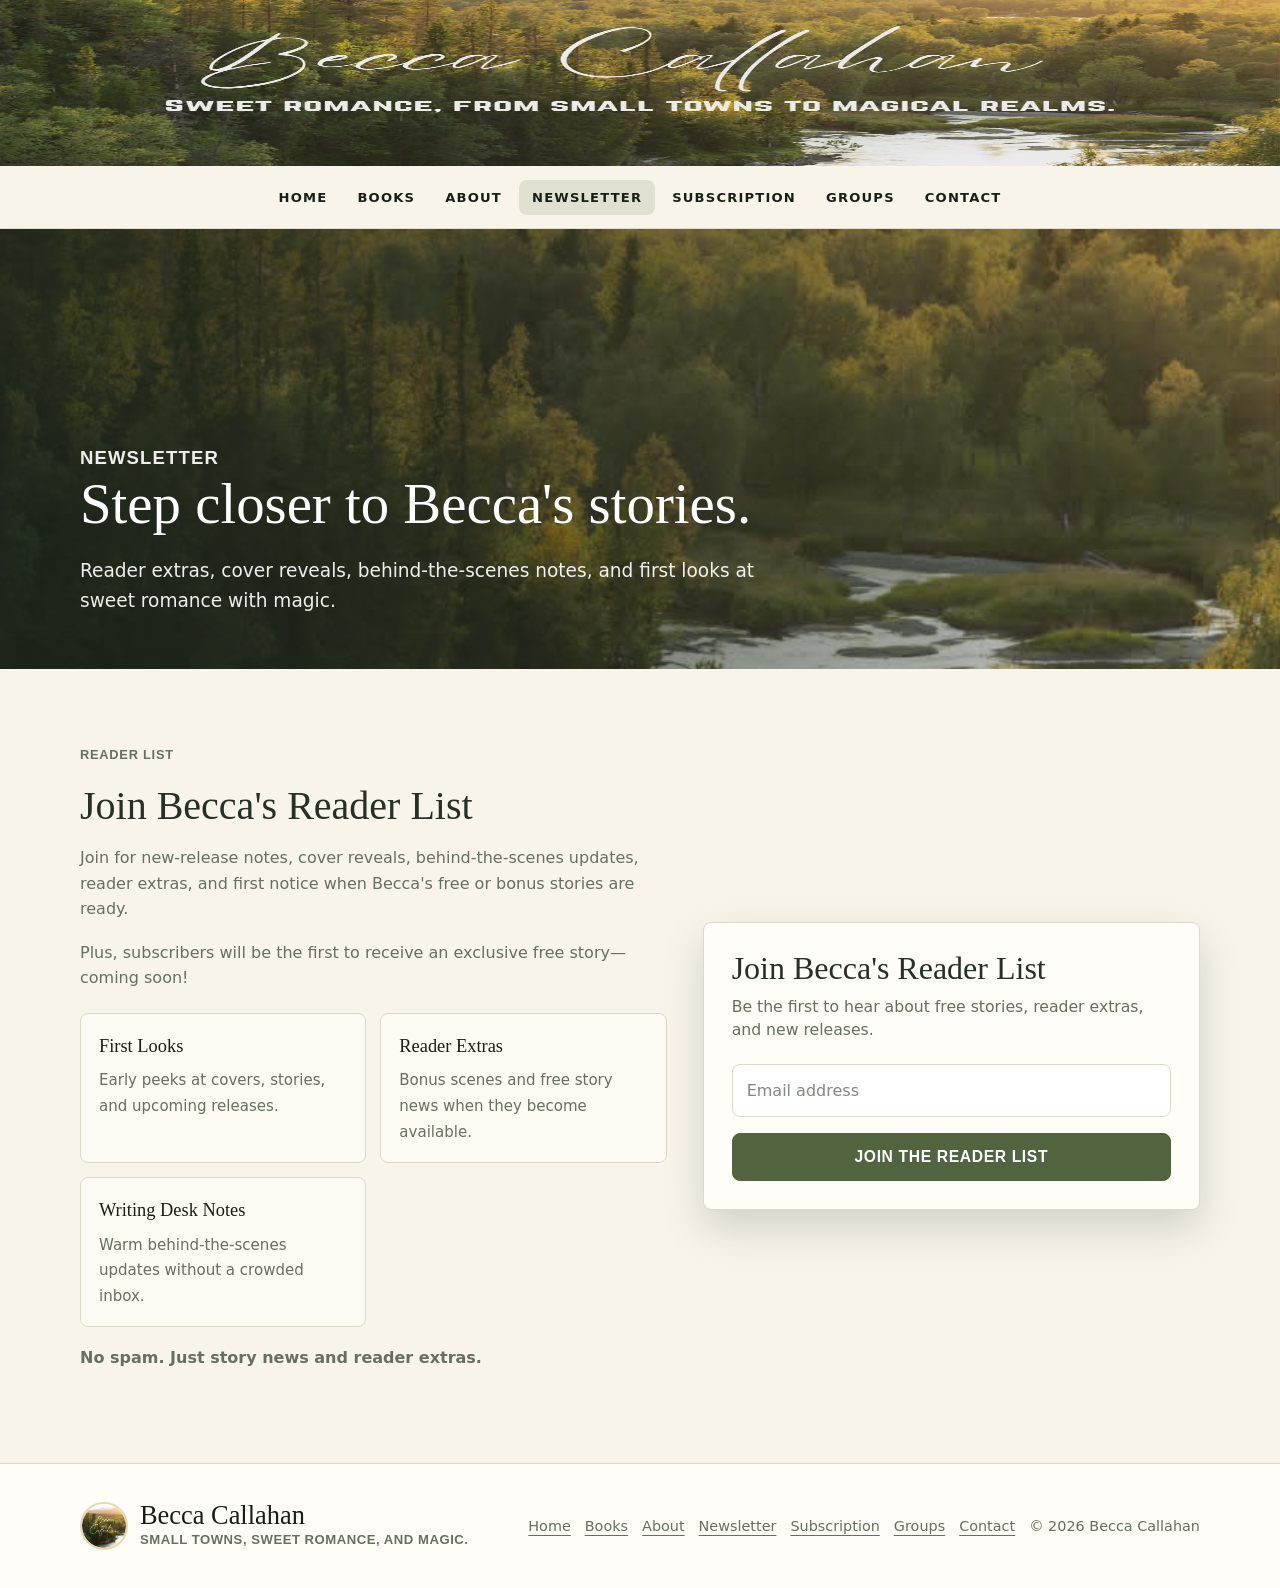
<file: newsletter/index.html>
<!doctype html>
<html lang="en">
  <head>
    <meta charset="utf-8">
    <meta name="viewport" content="width=device-width, initial-scale=1">
    <title>Newsletter | Becca Callahan</title>
    <meta name="description" content="Join Becca Callahan's reader list for sweet romance news, reader extras, cover reveals, and first access to free or bonus stories when available.">
    <meta name="theme-color" content="#172018">
    <meta name="color-scheme" content="light">
    <link rel="canonical" href="https://www.beccacallahan.com/newsletter/">
    <meta property="og:type" content="website">
    <meta property="og:site_name" content="Becca Callahan">
    <meta property="og:title" content="Newsletter | Becca Callahan">
    <meta property="og:description" content="Join Becca Callahan's reader list for sweet romance news, reader extras, cover reveals, and first access to free or bonus stories when available.">
    <meta property="og:url" content="https://www.beccacallahan.com/newsletter/">
    <meta property="og:image" content="https://www.beccacallahan.com/assets/becca-callahan-banner.jpg">
    <meta property="og:image:width" content="1702">
    <meta property="og:image:height" content="630">
    <meta name="twitter:card" content="summary_large_image">
    <meta name="twitter:title" content="Newsletter | Becca Callahan">
    <meta name="twitter:description" content="Join Becca Callahan's reader list for sweet romance news, reader extras, cover reveals, and first access to free or bonus stories when available.">
    <meta name="twitter:image" content="https://www.beccacallahan.com/assets/becca-callahan-banner.jpg">
    <link rel="icon" href="../assets/becca-callahan-logo.jpg">
    <link rel="apple-touch-icon" href="../assets/becca-callahan-logo.jpg">
    <link rel="manifest" href="../site.webmanifest">
    <link rel="stylesheet" href="../styles.css">
    <!-- MailerLite Universal -->
    <script>
      (function(w,d,e,u,f,l,n){w[f]=w[f]||function(){(w[f].q=w[f].q||[])
      .push(arguments);},l=d.createElement(e),l.async=1,l.src=u,
      n=d.getElementsByTagName(e)[0],n.parentNode.insertBefore(l,n);})
      (window,document,'script','https://assets.mailerlite.com/js/universal.js','ml');
      ml('account', '2369842');
    </script>
    <!-- End MailerLite Universal -->
  </head>
  <body>
    <header class="site-header">
      <a class="brand-strip-link" href="../index.html" aria-label="Becca Callahan home">
        <span class="brand-wordmark" aria-hidden="true">
          <span class="brand-script">Becca Callahan</span>
          <span class="brand-tagline">Sweet Romance, From Small Towns to Magical Realms.</span>
        </span>
      </a>
      <div class="nav-wrap nav-only">
        <button class="nav-toggle" type="button" data-nav-toggle aria-label="Toggle menu" aria-expanded="false">Menu</button>
        <nav class="site-nav" data-nav aria-label="Site">
          <a href="../index.html">Home</a>
          <a href="../books/">Books</a>
          <a href="../about/">About</a>
          <a href="./" aria-current="page">Newsletter</a>
          <a href="../subscription/">Subscription</a>
          <a href="../groups/">Groups</a>
          <a href="../contact/">Contact</a>
        </nav>
      </div>
    </header>

    <main>
      <section class="hero short">
        <img class="hero-image" src="../assets/forest-banner.jpg" alt="Golden forest and river landscape.">
        <div class="hero-content">
          <p class="eyebrow">Newsletter</p>
          <h1>Step closer to Becca's stories.</h1>
          <p>Reader extras, cover reveals, behind-the-scenes notes, and first looks at sweet romance with magic.</p>
        </div>
      </section>

      <section class="section">
        <div class="inner newsletter-signup-grid">
          <div class="text-stack">
            <p class="eyebrow">Reader List</p>
            <h2>Join Becca's Reader List</h2>
            <p>Join for new-release notes, cover reveals, behind-the-scenes updates, reader extras, and first notice when Becca's free or bonus stories are ready.</p>
            <p>Plus, subscribers will be the first to receive an exclusive free story&mdash;coming soon!</p>
            <div class="reason-grid compact">
              <div class="reason-card"><strong>First Looks</strong><span>Early peeks at covers, stories, and upcoming releases.</span></div>
              <div class="reason-card"><strong>Reader Extras</strong><span>Bonus scenes and free story news when they become available.</span></div>
              <div class="reason-card"><strong>Writing Desk Notes</strong><span>Warm behind-the-scenes updates without a crowded inbox.</span></div>
            </div>
            <p class="privacy-note">No spam. Just story news and reader extras.</p>
          </div>
          <div class="mailerlite-panel">
            <div id="mlb2-41918202" class="ml-form-embedContainer ml-subscribe-form ml-subscribe-form-41918202">
              <div class="ml-form-align-center">
                <div class="ml-form-embedWrapper embedForm">
                  <div class="ml-form-embedBody ml-form-embedBodyDefault row-form">
                    <div class="ml-form-embedContent">
                      <h4>Join Becca's Reader List</h4>
                      <p>Be the first to hear about free stories, reader extras, and new releases.</p>
                    </div>
                    <form class="ml-block-form" action="https://assets.mailerlite.com/jsonp/2369842/forms/188768462258046117/subscribe" data-code="" method="post" target="_blank">
                      <div class="ml-form-formContent">
                        <div class="ml-form-fieldRow ml-last-item">
                          <div class="ml-field-group ml-field-email ml-validate-email ml-validate-required">
                            <label class="sr-only" for="mailer-email">Email address</label>
                            <input id="mailer-email" aria-label="email" aria-required="true" type="email" class="form-control" data-inputmask="" name="fields[email]" placeholder="Email address" autocomplete="email">
                          </div>
                        </div>
                      </div>
                      <input type="hidden" name="ml-submit" value="1">
                      <div class="ml-form-embedSubmit">
                        <button type="submit" class="primary">Join the Reader List</button>
                        <button disabled="disabled" style="display: none;" type="button" class="loading">
                          <span class="ml-form-embedSubmitLoad"></span>
                          <span class="sr-only">Loading...</span>
                        </button>
                      </div>
                      <input type="hidden" name="anticsrf" value="true">
                    </form>
                  </div>
                  <div class="ml-form-successBody row-success" style="display: none">
                    <div class="ml-form-successContent">
                      <h4>You're on the list.</h4>
                      <p>Welcome to Becca's world.</p>
                    </div>
                  </div>
                </div>
              </div>
            </div>
          </div>
        </div>
      </section>

    </main>

    <footer class="site-footer">
      <div class="footer-wrap">
        <div class="footer-brand">
          <img src="../assets/becca-callahan-logo.jpg" alt="">
          <span><strong>Becca Callahan</strong><span>Small towns, sweet romance, and magic.</span></span>
        </div>
        <div class="footer-links">
          <a href="../index.html">Home</a>
          <a href="../books/">Books</a>
          <a href="../about/">About</a>
          <a href="./">Newsletter</a>
          <a href="../subscription/">Subscription</a>
          <a href="../groups/">Groups</a>
          <a href="../contact/">Contact</a>
          <span>&copy; <span data-year></span> Becca Callahan</span>
        </div>
      </div>
    </footer>
    <script src="../assets/analytics-config.js"></script>
    <script src="../assets/analytics.js" defer></script>
    <script src="../script.js"></script>
    <script>
      function ml_webform_success_41918202() {
        var formBody = document.querySelector('.ml-subscribe-form-41918202 .row-form');
        var successBody = document.querySelector('.ml-subscribe-form-41918202 .row-success');
        if (formBody && successBody) {
          formBody.style.display = 'none';
          successBody.style.display = 'block';
        }
      }
    </script>
    <script src="https://groot.mailerlite.com/js/w/webforms.min.js?vb397d78ebaa8a0f631d35384c46d781b" type="text/javascript"></script>
    <script>
      fetch("https://assets.mailerlite.com/jsonp/2369842/forms/188768462258046117/takel").catch(function () {});
    </script>
  </body>
</html>
</file>
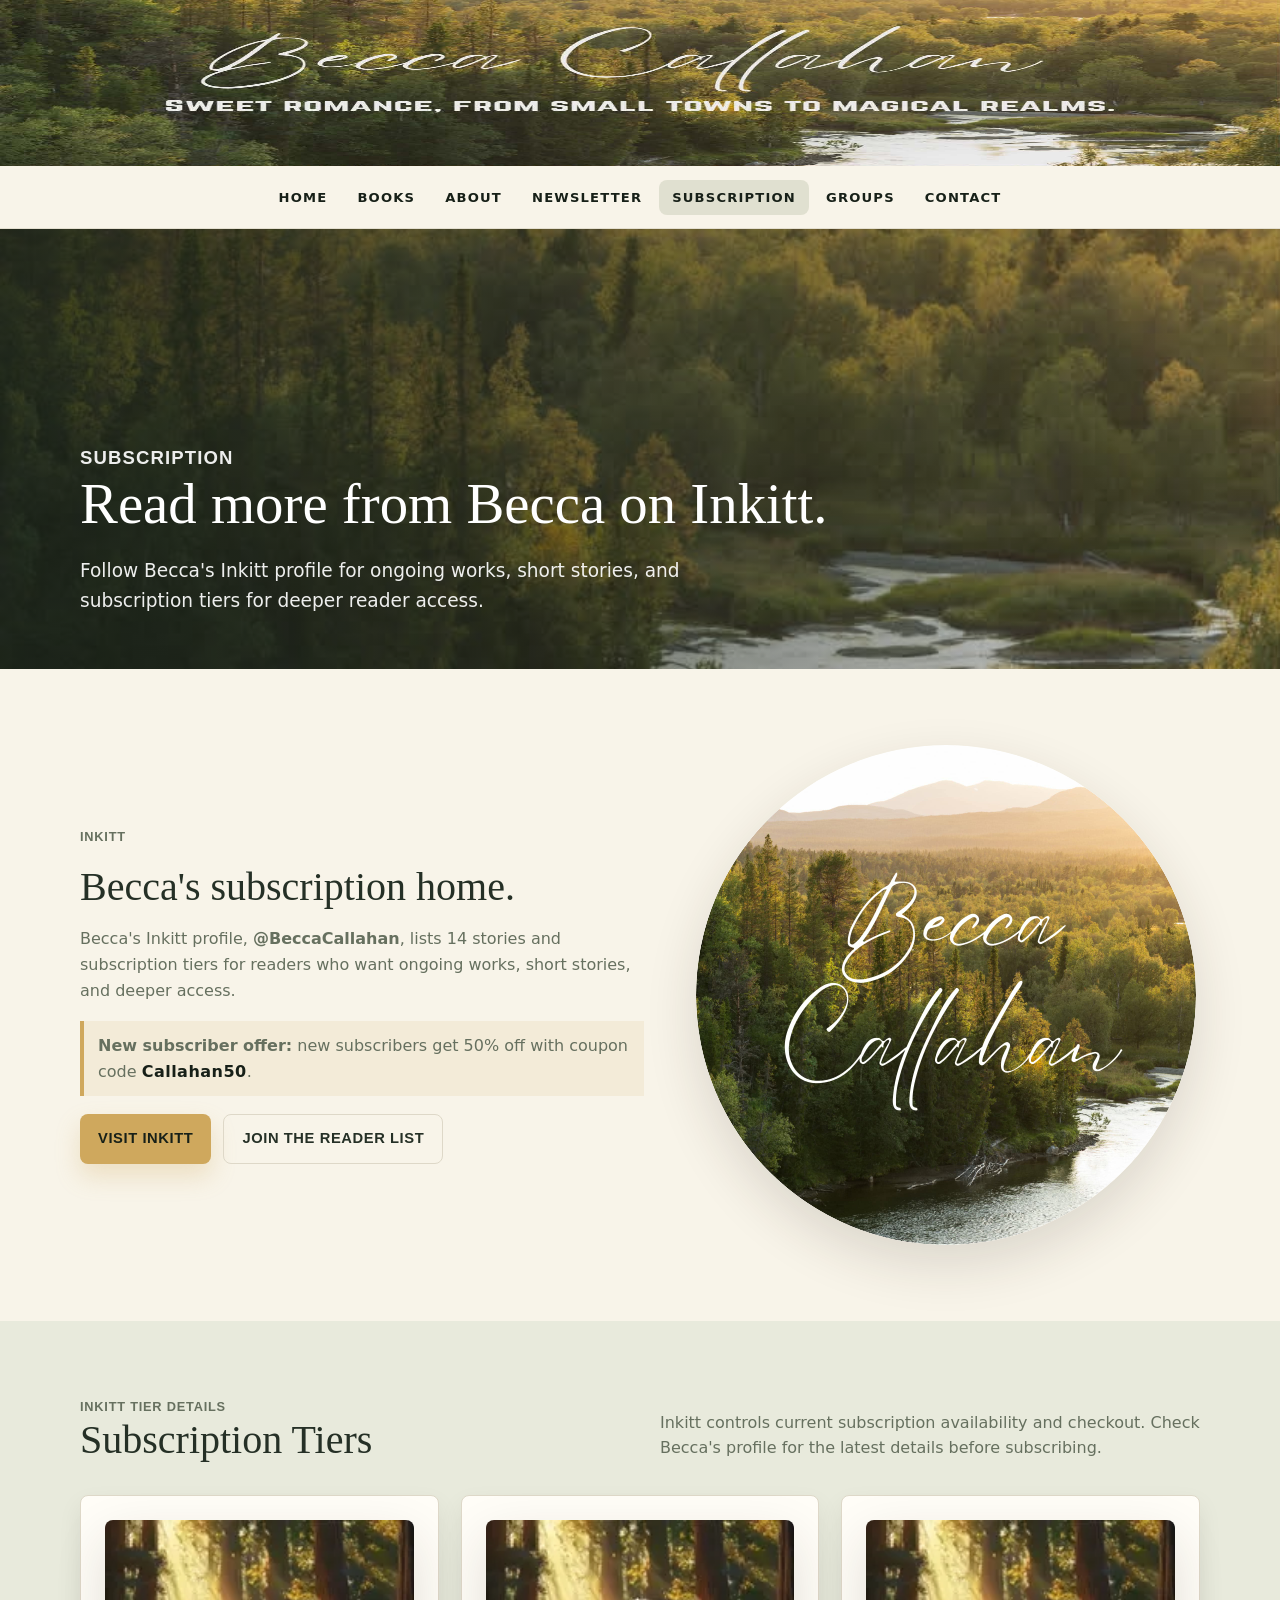
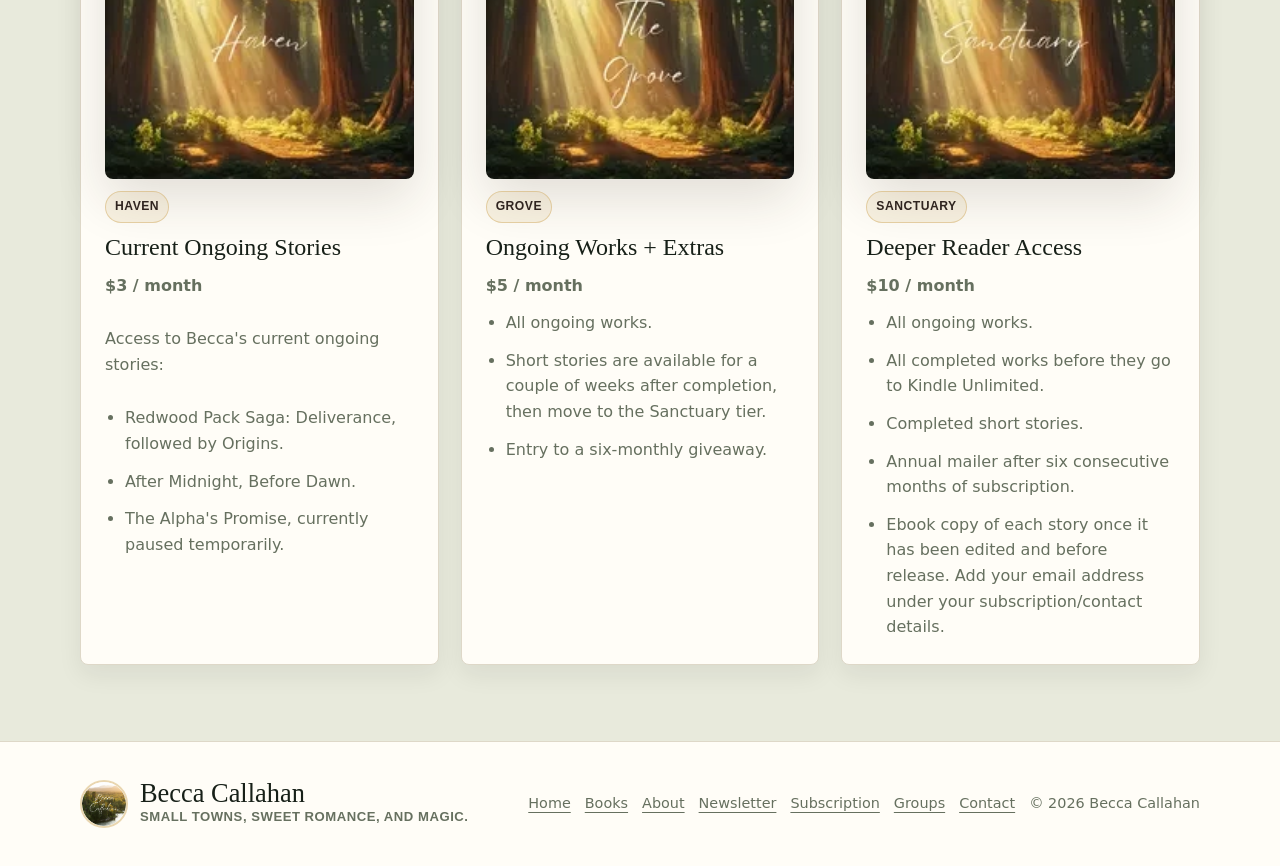
<file: subscription/index.html>
<!doctype html>
<html lang="en">
  <head>
    <meta charset="utf-8">
    <meta name="viewport" content="width=device-width, initial-scale=1">
    <title>Subscription | Becca Callahan</title>
    <meta name="description" content="Find Becca Callahan on Inkitt for ongoing stories, tier details, and a 50% off new subscriber coupon code.">
    <meta name="theme-color" content="#172018">
    <meta name="color-scheme" content="light">
    <link rel="canonical" href="https://www.beccacallahan.com/subscription/">
    <meta property="og:type" content="website">
    <meta property="og:site_name" content="Becca Callahan">
    <meta property="og:title" content="Subscription | Becca Callahan">
    <meta property="og:description" content="Find Becca Callahan on Inkitt for ongoing stories, tier details, and a 50% off new subscriber coupon code.">
    <meta property="og:url" content="https://www.beccacallahan.com/subscription/">
    <meta property="og:image" content="https://www.beccacallahan.com/assets/becca-callahan-banner.jpg">
    <meta property="og:image:width" content="1702">
    <meta property="og:image:height" content="630">
    <meta name="twitter:card" content="summary_large_image">
    <meta name="twitter:title" content="Subscription | Becca Callahan">
    <meta name="twitter:description" content="Find Becca Callahan on Inkitt for ongoing stories, tier details, and a 50% off new subscriber coupon code.">
    <meta name="twitter:image" content="https://www.beccacallahan.com/assets/becca-callahan-banner.jpg">
    <link rel="icon" href="../assets/becca-callahan-logo.jpg">
    <link rel="apple-touch-icon" href="../assets/becca-callahan-logo.jpg">
    <link rel="manifest" href="../site.webmanifest">
    <link rel="stylesheet" href="../styles.css">
  </head>
  <body>
    <header class="site-header">
      <a class="brand-strip-link" href="../index.html" aria-label="Becca Callahan home">
        <span class="brand-wordmark" aria-hidden="true">
          <span class="brand-script">Becca Callahan</span>
          <span class="brand-tagline">Sweet Romance, From Small Towns to Magical Realms.</span>
        </span>
      </a>
      <div class="nav-wrap nav-only">
        <button class="nav-toggle" type="button" data-nav-toggle aria-label="Toggle menu" aria-expanded="false">Menu</button>
        <nav class="site-nav" data-nav aria-label="Site">
          <a href="../index.html">Home</a>
          <a href="../books/">Books</a>
          <a href="../about/">About</a>
          <a href="../newsletter/">Newsletter</a>
          <a href="./" aria-current="page">Subscription</a>
          <a href="../groups/">Groups</a>
          <a href="../contact/">Contact</a>
        </nav>
      </div>
    </header>

    <main>
      <section class="hero short">
        <img class="hero-image" src="../assets/forest-banner.jpg" alt="Golden forest and river landscape.">
        <div class="hero-content">
          <p class="eyebrow">Subscription</p>
          <h1>Read more from Becca on Inkitt.</h1>
          <p>Follow Becca's Inkitt profile for ongoing works, short stories, and subscription tiers for deeper reader access.</p>
        </div>
      </section>

      <section class="section">
        <div class="inner split">
          <div class="text-stack">
            <p class="eyebrow">Inkitt</p>
            <h2>Becca's subscription home.</h2>
            <p>Becca's Inkitt profile, <strong>@BeccaCallahan</strong>, lists 14 stories and subscription tiers for readers who want ongoing works, short stories, and deeper access.</p>
            <p class="coupon-note"><strong>New subscriber offer:</strong> new subscribers get 50% off with coupon code <span>Callahan50</span>.</p>
            <div class="actions">
              <a class="button" href="https://www.inkitt.com/BeccaCallahan" target="_blank" rel="noopener">Visit Inkitt</a>
              <a class="button-subtle" href="../newsletter/">Join the Reader List</a>
            </div>
          </div>
          <div class="feature-media logo-feature">
            <img src="../assets/becca-callahan-logo.jpg" alt="Becca Callahan circular forest logo.">
          </div>
        </div>
      </section>

      <section class="section alt">
        <div class="inner">
          <div class="section-head">
            <div>
              <p class="eyebrow">Inkitt Tier Details</p>
              <h2>Subscription Tiers</h2>
            </div>
            <p>Inkitt controls current subscription availability and checkout. Check Becca's profile for the latest details before subscribing.</p>
          </div>
          <div class="card-grid">
            <article class="card tier-card">
              <img class="tier-image" src="../assets/inkitt-tier-haven.webp" alt="Haven subscription tier image.">
              <span class="status-pill">Haven</span>
              <h3>Current Ongoing Stories</h3>
              <p class="tier-price">$3 / month</p>
              <p>Access to Becca's current ongoing stories:</p>
              <ul class="clean-list">
                <li>Redwood Pack Saga: Deliverance, followed by Origins.</li>
                <li>After Midnight, Before Dawn.</li>
                <li>The Alpha's Promise, currently paused temporarily.</li>
              </ul>
            </article>
            <article class="card tier-card">
              <img class="tier-image" src="../assets/inkitt-tier-grove.webp" alt="Grove subscription tier image.">
              <span class="status-pill">Grove</span>
              <h3>Ongoing Works + Extras</h3>
              <p class="tier-price">$5 / month</p>
              <ul class="clean-list">
                <li>All ongoing works.</li>
                <li>Short stories are available for a couple of weeks after completion, then move to the Sanctuary tier.</li>
                <li>Entry to a six-monthly giveaway.</li>
              </ul>
            </article>
            <article class="card tier-card">
              <img class="tier-image" src="../assets/inkitt-tier-sanctuary.webp" alt="Sanctuary subscription tier image.">
              <span class="status-pill">Sanctuary</span>
              <h3>Deeper Reader Access</h3>
              <p class="tier-price">$10 / month</p>
              <ul class="clean-list">
                <li>All ongoing works.</li>
                <li>All completed works before they go to Kindle Unlimited.</li>
                <li>Completed short stories.</li>
                <li>Annual mailer after six consecutive months of subscription.</li>
                <li>Ebook copy of each story once it has been edited and before release. Add your email address under your subscription/contact details.</li>
              </ul>
            </article>
          </div>
        </div>
      </section>
    </main>

    <footer class="site-footer">
      <div class="footer-wrap">
        <div class="footer-brand">
          <img src="../assets/becca-callahan-logo.jpg" alt="">
          <span><strong>Becca Callahan</strong><span>Small towns, sweet romance, and magic.</span></span>
        </div>
        <div class="footer-links">
          <a href="../index.html">Home</a>
          <a href="../books/">Books</a>
          <a href="../about/">About</a>
          <a href="../newsletter/">Newsletter</a>
          <a href="./">Subscription</a>
          <a href="../groups/">Groups</a>
          <a href="../contact/">Contact</a>
          <span>&copy; <span data-year></span> Becca Callahan</span>
        </div>
      </div>
    </footer>
    <script src="../assets/analytics-config.js"></script>
    <script src="../assets/analytics.js" defer></script>
    <script src="../script.js"></script>
  </body>
</html>
</file>
<file: styles.css>
:root {
  --color-cream: #f8f4e9;
  --color-forest: #172018;
  --color-gold: #cfa85d;
  --color-blush: #b97873;
  --color-espresso: #2f241f;
  --color-muted: #66705f;
  --ink: #253026;
  --deep: var(--color-forest);
  --moss: #52643f;
  --fern: #74855d;
  --gold: var(--color-gold);
  --cream: var(--color-cream);
  --paper: #fffdf7;
  --line: #ded8c8;
  --muted: var(--color-muted);
  --shadow: 0 18px 42px rgba(23, 32, 24, 0.16);
  --shadow-soft: 0 20px 52px rgba(47, 36, 31, 0.14);
  --radius: 8px;
  --radius-card: 8px;
  --max-page-width: 1120px;
  --font-signature: "Segoe Script", "Lucida Handwriting", "Brush Script MT", cursive;
  --font-condensed: Impact, "Arial Narrow", "Agency FB", "Franklin Gothic Condensed", sans-serif;
  --font-heading: Georgia, "Times New Roman", serif;
  --font-body: Inter, ui-sans-serif, system-ui, -apple-system, BlinkMacSystemFont, "Segoe UI", sans-serif;
}

* {
  box-sizing: border-box;
}

html {
  scroll-behavior: smooth;
}

body {
  margin: 0;
  background: var(--cream);
  color: var(--ink);
  font-family: var(--font-body);
  line-height: 1.6;
}

img {
  display: block;
  max-width: 100%;
}

[hidden] {
  display: none !important;
}

a {
  color: inherit;
  text-underline-offset: 4px;
}

a:focus-visible,
button:focus-visible,
input:focus-visible,
textarea:focus-visible {
  outline: 3px solid rgba(207, 168, 93, 0.82);
  outline-offset: 3px;
}

.site-header {
  position: sticky;
  top: 0;
  z-index: 20;
  border-bottom: 1px solid rgba(222, 216, 200, 0.74);
  background: rgba(248, 244, 233, 0.97);
  backdrop-filter: blur(14px);
}

.nav-wrap {
  width: min(var(--max-page-width), calc(100% - 32px));
  min-height: 62px;
  margin: 0 auto;
  display: flex;
  align-items: center;
  justify-content: space-between;
  gap: 24px;
  position: relative;
}

.brand-strip-link {
  display: flex;
  justify-content: center;
  align-items: center;
  width: 100%;
  height: clamp(104px, 13vw, 190px);
  padding: 0;
  overflow: hidden;
  background: url("assets/becca-callahan-banner.jpg") center center / 100% 100% no-repeat var(--deep);
  text-decoration: none;
}

.footer-brand img {
  width: 48px;
  height: 48px;
  border: 2px solid rgba(207, 168, 93, 0.46);
  border-radius: 50%;
  object-fit: cover;
}

.brand-wordmark {
  position: absolute;
  width: 1px;
  height: 1px;
  overflow: hidden;
  clip: rect(0, 0, 0, 0);
  white-space: nowrap;
}

.footer-brand strong {
  display: block;
  color: var(--deep);
  font-family: var(--font-signature);
  font-size: 1.65rem;
  font-weight: 500;
  line-height: 1;
}

.footer-brand span span {
  display: block;
  color: var(--muted);
  font-family: var(--font-condensed);
  font-size: 0.82rem;
  font-weight: 800;
  letter-spacing: 0.04em;
  text-transform: uppercase;
}

.site-nav {
  display: flex;
  gap: 4px;
  width: 100%;
  justify-content: center;
}

.site-nav a {
  padding: 11px 13px;
  border-radius: var(--radius);
  color: var(--deep);
  font-family: var(--font-body);
  font-size: 0.82rem;
  font-weight: 650;
  letter-spacing: 0.09em;
  line-height: 1;
  text-decoration: none;
  text-transform: uppercase;
  text-rendering: optimizeLegibility;
  -webkit-font-smoothing: antialiased;
}

.site-nav a:hover,
.site-nav a[aria-current="page"] {
  background: rgba(116, 133, 93, 0.18);
}

.nav-toggle {
  display: none;
  min-height: 42px;
  padding: 0 12px;
  border: 1px solid var(--line);
  border-radius: var(--radius);
  background: var(--paper);
  color: var(--ink);
  font-family: var(--font-body);
  font-size: 0.9rem;
  font-weight: 650;
  letter-spacing: 0.03em;
}

.hero {
  min-height: clamp(540px, 72vh, 680px);
  display: grid;
  align-items: end;
  position: relative;
  overflow: hidden;
  background: var(--deep);
}

.hero.short {
  min-height: 440px;
}

.hero-image {
  position: absolute;
  inset: 0;
  width: 100%;
  height: 100%;
  object-fit: cover;
  object-position: center center;
  opacity: 0.92;
}

.hero::after {
  content: "";
  position: absolute;
  inset: 0;
  background: linear-gradient(90deg, rgba(23, 32, 24, 0.76), rgba(23, 32, 24, 0.34) 58%, rgba(23, 32, 24, 0.08));
}

.hero-content {
  position: relative;
  z-index: 1;
  width: min(1120px, calc(100% - 32px));
  margin: 0 auto;
  padding: 62px 0 54px;
  color: white;
}

.eyebrow {
  margin: 0 0 12px;
  color: var(--gold);
  font-family: var(--font-condensed);
  font-size: 0.8rem;
  font-weight: 900;
  letter-spacing: 0.06em;
  text-transform: uppercase;
}

h1,
h2,
h3 {
  margin: 0;
  font-family: var(--font-heading);
  font-weight: 500;
  line-height: 1.08;
}

h1 {
  max-width: 760px;
  font-size: 3.55rem;
}

h2 {
  font-size: 2.5rem;
}

h3 {
  font-size: 1.5rem;
}

.signature-title {
  font-family: var(--font-signature);
  font-size: 4.8rem;
  line-height: 0.96;
}

.hero-content p {
  max-width: 690px;
  margin: 22px 0 0;
  color: rgba(255, 255, 255, 0.92);
  font-size: 1.16rem;
}

.hero-copy {
  max-width: 760px;
  margin-top: 22px;
}

.hero-copy p {
  max-width: none;
  margin: 0 0 10px;
  color: rgba(255, 255, 255, 0.92);
  font-size: 1rem;
  line-height: 1.5;
}

.hero-copy .signoff {
  margin-top: 16px;
  color: white;
  font-family: var(--font-signature);
  font-size: 1.75rem;
  line-height: 1;
}

.actions {
  display: flex;
  flex-wrap: wrap;
  gap: 12px;
  margin-top: 24px;
}

.start-actions {
  align-items: flex-start;
}

.read-links {
  display: grid;
  gap: 12px;
}

.button,
.button-soft,
.button-subtle {
  display: inline-flex;
  min-height: 46px;
  align-items: center;
  justify-content: center;
  padding: 12px 18px;
  border-radius: var(--radius);
  font-family: var(--font-condensed);
  font-size: 0.92rem;
  font-weight: 850;
  letter-spacing: 0.04em;
  text-decoration: none;
  text-transform: uppercase;
}

.button {
  background: var(--gold);
  color: #172018;
  box-shadow: 0 12px 24px rgba(207, 168, 93, 0.28);
}

.button:hover {
  background: #d9b56d;
}

.button-soft {
  border: 1px solid rgba(255, 255, 255, 0.62);
  color: white;
}

.button-soft:hover {
  background: rgba(255, 255, 255, 0.13);
}

.button-subtle {
  border: 1px solid var(--line);
  color: var(--ink);
}

.button-subtle:hover {
  border-color: var(--fern);
  background: rgba(116, 133, 93, 0.13);
}

.section {
  padding: 76px 0;
}

.section.alt {
  background: #e8eadc;
}

.section.dark {
  background: var(--deep);
  color: var(--paper);
}

.inner {
  width: min(var(--max-page-width), calc(100% - 32px));
  margin: 0 auto;
}

.section-head {
  display: flex;
  align-items: end;
  justify-content: space-between;
  gap: 32px;
  margin-bottom: 34px;
}

.section-head p {
  max-width: 540px;
  margin: 0;
  color: var(--muted);
}

.dark .section-head p {
  color: rgba(255, 253, 247, 0.72);
}

.split {
  display: grid;
  grid-template-columns: minmax(0, 1fr) minmax(320px, 0.9fr);
  gap: 48px;
  align-items: center;
}

.text-stack > * + * {
  margin-top: 18px;
}

.text-stack p,
.card p,
.book-card p,
.contact-panel p {
  color: var(--muted);
}

.feature-media {
  overflow: hidden;
  border-radius: var(--radius);
  box-shadow: var(--shadow);
}

.feature-media img {
  width: 100%;
  aspect-ratio: 4 / 3;
  object-fit: cover;
}

.logo-feature {
  width: min(500px, 100%);
  aspect-ratio: 1;
  justify-self: center;
  overflow: hidden;
  border-radius: 50%;
  background: transparent;
  box-shadow: var(--shadow-soft);
}

.logo-feature img {
  width: 100%;
  height: 100%;
  aspect-ratio: 1;
  border-radius: 50%;
  object-fit: cover;
}

.card-grid,
.book-grid,
.group-grid {
  display: grid;
  grid-template-columns: repeat(3, minmax(0, 1fr));
  gap: 22px;
}

.card,
.book-card,
.group-card,
.contact-panel {
  border: 1px solid var(--line);
  border-radius: var(--radius-card);
  background: var(--paper);
  box-shadow: 0 10px 24px rgba(23, 32, 24, 0.07);
}

.card,
.book-card,
.group-card,
.contact-panel {
  padding: 24px;
}

.group-grid {
  grid-template-columns: repeat(2, minmax(0, 1fr));
}

.group-card {
  min-height: 320px;
  display: grid;
  align-content: start;
  gap: 14px;
}

.group-card p {
  color: var(--muted);
}

.book-card {
  min-height: 280px;
  display: grid;
  align-content: start;
  gap: 12px;
}

.book-cover {
  width: min(180px, 100%);
  aspect-ratio: 2 / 3;
  margin-bottom: 8px;
  border-radius: var(--radius-card);
  box-shadow: var(--shadow-soft);
  object-fit: cover;
}

.tier-card {
  display: grid;
  align-content: start;
  gap: 12px;
}

.tier-image {
  width: 100%;
  aspect-ratio: 25 / 21;
  border-radius: var(--radius-card);
  box-shadow: var(--shadow-soft);
  object-fit: cover;
}

.tier-price {
  margin: 0;
  color: var(--moss);
  font-weight: 900;
}

.book-card h3,
.card h3 {
  color: var(--deep);
}

.book-card .actions,
.card .actions {
  margin-top: 8px;
}

.status-pill {
  width: fit-content;
  padding: 5px 9px;
  border: 1px solid rgba(207, 168, 93, 0.46);
  border-radius: 999px;
  background: rgba(207, 168, 93, 0.14);
  color: var(--color-espresso);
  font-family: var(--font-condensed);
  font-size: 0.76rem;
  font-weight: 900;
  letter-spacing: 0.04em;
  text-transform: uppercase;
}

.series-label {
  margin: 0 0 10px;
  color: var(--moss);
  font-family: var(--font-condensed);
  font-size: 0.76rem;
  font-weight: 900;
  letter-spacing: 0.06em;
  text-transform: uppercase;
}

.tag-row {
  display: flex;
  flex-wrap: wrap;
  gap: 8px;
  margin-top: 20px;
}

.tag {
  display: inline-flex;
  padding: 6px 10px;
  border: 1px solid var(--line);
  border-radius: 999px;
  background: rgba(255, 255, 255, 0.64);
  color: var(--moss);
  font-family: var(--font-condensed);
  font-size: 0.8rem;
  font-weight: 800;
  letter-spacing: 0.03em;
  text-transform: uppercase;
}

.feature-card,
.reader-path,
.note-panel {
  border: 1px solid var(--line);
  border-radius: var(--radius-card);
  background: var(--paper);
  box-shadow: var(--shadow-soft);
  padding: clamp(24px, 4vw, 42px);
}

.feature-card {
  display: grid;
  gap: 18px;
}

.feature-card p:last-child,
.reader-path p:last-child,
.note-panel p:last-child {
  margin-bottom: 0;
}

.trope-grid,
.reason-grid {
  display: grid;
  grid-template-columns: repeat(4, minmax(0, 1fr));
  gap: 14px;
}

.reason-grid.compact {
  grid-template-columns: repeat(2, minmax(0, 1fr));
  margin-top: 22px;
}

.contact-reasons {
  grid-template-columns: repeat(2, minmax(0, 1fr));
  margin-top: 22px;
}

.trope-item,
.reason-card {
  border: 1px solid var(--line);
  border-radius: var(--radius-card);
  background: rgba(255, 253, 247, 0.72);
  padding: 18px;
}

.trope-item strong,
.reason-card strong {
  display: block;
  margin-bottom: 6px;
  color: var(--deep);
  font-family: var(--font-heading);
  font-size: 1.15rem;
  font-weight: 500;
}

.trope-item span,
.reason-card span {
  color: var(--muted);
  font-size: 0.94rem;
}

.privacy-note {
  color: var(--moss);
  font-weight: 800;
}

.coupon-note {
  border-left: 4px solid var(--gold);
  padding: 12px 14px;
  background: rgba(207, 168, 93, 0.12);
  color: var(--ink);
  overflow-wrap: anywhere;
}

.coupon-note span {
  color: var(--deep);
  font-weight: 900;
  letter-spacing: 0.03em;
}

.subscription-panel h3 {
  margin-bottom: 16px;
}

.clean-list {
  margin: 0;
  padding-left: 20px;
  color: var(--muted);
}

.clean-list li + li {
  margin-top: 12px;
}

.shelf-section + .shelf-section {
  margin-top: 42px;
}

.heat-note {
  margin-top: 30px;
}

.newsletter {
  display: grid;
  grid-template-columns: minmax(0, 1fr) auto;
  gap: 28px;
  align-items: center;
  border: 1px solid rgba(255, 253, 247, 0.16);
  border-radius: var(--radius);
  padding: 34px;
  background: rgba(255, 253, 247, 0.06);
}

.newsletter p {
  margin-bottom: 0;
  color: rgba(255, 253, 247, 0.72);
}

.newsletter-signup-grid {
  display: grid;
  grid-template-columns: minmax(0, 0.92fr) minmax(320px, 0.78fr);
  gap: 36px;
  align-items: center;
}

.mailerlite-panel {
  border: 1px solid var(--line);
  border-radius: var(--radius);
  background: var(--paper);
  box-shadow: var(--shadow);
  padding: 28px;
}

#mlb2-41918202,
#mlb2-41918202 * {
  box-sizing: border-box;
}

#mlb2-41918202.ml-form-embedContainer {
  width: 100%;
}

#mlb2-41918202 .ml-form-embedWrapper {
  width: 100%;
}

#mlb2-41918202 .ml-form-embedContent,
#mlb2-41918202 .ml-form-successContent {
  margin-bottom: 22px;
  text-align: left;
}

#mlb2-41918202 h4 {
  margin: 0 0 8px;
  color: var(--ink);
  font-family: var(--font-heading);
  font-size: 2rem;
  font-weight: 500;
  line-height: 1.12;
}

#mlb2-41918202 p {
  margin: 0;
  color: var(--muted);
  font-family: var(--font-body);
  font-size: 0.98rem;
  line-height: 1.5;
}

#mlb2-41918202 .ml-block-form,
#mlb2-41918202 .ml-form-formContent {
  display: grid;
  gap: 14px;
}

#mlb2-41918202 input[type="email"] {
  width: 100%;
  border: 1px solid var(--line);
  border-radius: var(--radius);
  background: white;
  color: var(--ink);
  font: inherit;
  padding: 13px 14px;
}

#mlb2-41918202 input[type="email"]::placeholder {
  color: rgba(102, 112, 95, 0.82);
}

#mlb2-41918202 .ml-form-embedSubmit {
  margin-top: 2px;
}

#mlb2-41918202 button.primary,
#mlb2-41918202 button.loading {
  width: 100%;
  min-height: 48px;
  border: 1px solid var(--moss);
  border-radius: var(--radius);
  background: var(--moss);
  color: white;
  cursor: pointer;
  font-family: var(--font-condensed);
  font-size: 0.98rem;
  font-weight: 900;
  letter-spacing: 0.04em;
  text-transform: uppercase;
  transition: background 160ms ease, border-color 160ms ease, transform 160ms ease;
}

#mlb2-41918202 button.primary:hover,
#mlb2-41918202 button.loading:hover {
  border-color: var(--deep);
  background: var(--deep);
  transform: translateY(-1px);
}

#mlb2-41918202 .row-success {
  border: 1px solid rgba(116, 133, 93, 0.32);
  border-radius: var(--radius);
  background: rgba(116, 133, 93, 0.1);
  padding: 22px;
}

.ml-form-embedSubmitLoad {
  display: inline-block;
  width: 20px;
  height: 20px;
}

.ml-form-embedSubmitLoad::after {
  content: "";
  display: block;
  width: 11px;
  height: 11px;
  margin: 1px;
  border: 4px solid #fff;
  border-color: #fff #fff #fff transparent;
  border-radius: 50%;
  animation: ml-form-embedSubmitLoad 1.2s linear infinite;
}

@keyframes ml-form-embedSubmitLoad {
  to {
    transform: rotate(360deg);
  }
}

.sr-only {
  position: absolute;
  width: 1px;
  height: 1px;
  padding: 0;
  margin: -1px;
  overflow: hidden;
  clip: rect(0, 0, 0, 0);
  border: 0;
}

.contact-grid {
  display: grid;
  grid-template-columns: minmax(0, 0.9fr) minmax(320px, 1.1fr);
  gap: 28px;
  align-items: start;
}

.contact-panel form {
  display: grid;
  gap: 14px;
}

.direct-email {
  margin: 0 0 18px;
  overflow-wrap: anywhere;
}

.direct-email a {
  color: var(--moss);
  font-weight: 800;
}

.social-block {
  margin: 0 0 24px;
}

.social-panel {
  border: 1px solid var(--line);
  border-radius: var(--radius-card);
  padding: 22px;
  background: var(--paper);
  box-shadow: 0 10px 24px rgba(23, 32, 24, 0.07);
}

.social-block h2 {
  margin: 0 0 14px;
  color: var(--deep);
  font-size: 1.45rem;
}

.social-links {
  display: grid;
  gap: 10px;
}

.social-link {
  display: flex;
  align-items: center;
  gap: 12px;
  border: 1px solid var(--line);
  border-radius: var(--radius-card);
  padding: 10px;
  background: rgba(255, 253, 247, 0.62);
  color: var(--ink);
  text-decoration: none;
  transition: border-color 180ms ease, box-shadow 180ms ease, transform 180ms ease;
}

.social-link:hover {
  border-color: rgba(207, 168, 93, 0.76);
  box-shadow: 0 12px 26px rgba(23, 32, 24, 0.1);
  transform: translateY(-1px);
}

.social-icon {
  width: 46px;
  height: 46px;
  flex: 0 0 46px;
  display: grid;
  place-items: center;
  border-radius: 50%;
  background: var(--deep);
  color: var(--paper);
}

.social-facebook .social-icon {
  background: #1877f2;
}

.social-instagram .social-icon {
  background: radial-gradient(circle at 30% 107%, #fdf497 0 8%, #fd5949 42%, #d6249f 62%, #285aeb 92%);
}

.social-tiktok .social-icon {
  background: linear-gradient(135deg, #00f2ea 0 17%, #000 17% 83%, #ff0050 83% 100%);
}

.social-threads .social-icon {
  background: #000;
}

.social-icon svg {
  width: 23px;
  height: 23px;
  fill: currentColor;
}

.social-link:nth-child(2) .social-icon svg,
.social-link:nth-child(4) .social-icon svg {
  fill: none;
  stroke: currentColor;
  stroke-linecap: round;
  stroke-linejoin: round;
  stroke-width: 1.9;
}

.social-link strong,
.social-link span span {
  display: block;
}

.social-link strong {
  color: var(--deep);
}

.social-link span span {
  color: var(--muted);
  font-size: 0.92rem;
  overflow-wrap: anywhere;
}

label {
  display: grid;
  gap: 7px;
  font-weight: 800;
}

input,
textarea {
  width: 100%;
  border: 1px solid var(--line);
  border-radius: var(--radius);
  background: white;
  color: var(--ink);
  font: inherit;
  padding: 12px 13px;
}

textarea {
  min-height: 150px;
  resize: vertical;
}

.form-note {
  font-size: 0.88rem;
}

.admin-shell {
  display: grid;
  gap: 24px;
}

.admin-login,
.analytics-panel,
.stat-card {
  border: 1px solid var(--line);
  border-radius: var(--radius-card);
  background: var(--paper);
  box-shadow: 0 10px 24px rgba(23, 32, 24, 0.07);
}

.admin-login {
  max-width: 480px;
  padding: 24px;
}

.admin-login h2 {
  font-size: 1.7rem;
}

.admin-login form {
  display: grid;
  gap: 14px;
  margin-top: 16px;
}

.dashboard-actions {
  display: flex;
  align-items: center;
  justify-content: space-between;
  gap: 16px;
  flex-wrap: wrap;
}

.stat-grid {
  display: grid;
  grid-template-columns: repeat(3, minmax(0, 1fr));
  gap: 14px;
}

.stat-card {
  padding: 18px;
}

.stat-card span {
  display: block;
  color: var(--muted);
  font-size: 0.9rem;
}

.stat-card strong {
  display: block;
  color: var(--deep);
  font-family: var(--font-heading);
  font-size: 2rem;
  font-weight: 500;
  line-height: 1.15;
}

.analytics-dashboard {
  display: grid;
  gap: 22px;
}

.analytics-grid {
  display: grid;
  grid-template-columns: repeat(2, minmax(0, 1fr));
  gap: 18px;
}

.analytics-panel-wide {
  grid-column: 1 / -1;
}

.analytics-panel {
  padding: 22px;
  overflow: hidden;
}

.analytics-panel h2 {
  font-size: 1.55rem;
}

.panel-heading {
  display: flex;
  align-items: start;
  justify-content: space-between;
  gap: 18px;
  margin-bottom: 14px;
}

.panel-heading p {
  margin: 6px 0 0;
  color: var(--muted);
}

.analytics-table {
  width: 100%;
  border-collapse: collapse;
  font-size: 0.92rem;
}

.analytics-table th,
.analytics-table td {
  padding: 10px 8px;
  border-bottom: 1px solid var(--line);
  text-align: left;
  vertical-align: top;
}

.analytics-table th:last-child,
.analytics-table td:last-child {
  text-align: right;
}

.bar-chart {
  min-height: 220px;
  display: flex;
  align-items: end;
  gap: 8px;
  padding: 18px 0 36px;
  overflow-x: auto;
  position: relative;
  border-radius: var(--radius-card);
  background:
    linear-gradient(rgba(222, 216, 200, 0.48) 1px, transparent 1px) 0 18px / 100% 44px,
    linear-gradient(180deg, rgba(116, 133, 93, 0.08), rgba(207, 168, 93, 0.07));
}

.bar-item {
  min-width: 34px;
  height: 180px;
  display: grid;
  grid-template-rows: 1fr auto auto;
  align-items: end;
  gap: 4px;
  color: var(--muted);
  font-size: 0.72rem;
  text-align: center;
}

.bar {
  width: 100%;
  display: block;
  border-radius: 999px 999px 4px 4px;
  background: linear-gradient(180deg, #d8b96d, #536b44);
  box-shadow: 0 8px 14px rgba(23, 32, 24, 0.13);
}

.bar-item strong {
  color: var(--deep);
  font-size: 0.74rem;
}

.chart-total {
  position: absolute;
  right: 14px;
  bottom: 8px;
  margin: 0;
  color: var(--muted);
  font-size: 0.86rem;
}

.world-map {
  display: grid;
  grid-template-columns: minmax(0, 1fr) 210px;
  gap: 20px;
  align-items: center;
}

.map-canvas {
  min-height: 0;
  aspect-ratio: 4 / 3;
  position: relative;
  overflow: hidden;
  border: 1px solid rgba(222, 216, 200, 0.92);
  border-radius: var(--radius-card);
  background:
    radial-gradient(circle at 23% 26%, rgba(207, 168, 93, 0.18), transparent 17%),
    radial-gradient(circle at 74% 43%, rgba(207, 168, 93, 0.18), transparent 20%),
    linear-gradient(135deg, rgba(212, 224, 214, 0.9), rgba(247, 243, 232, 0.94));
}

.map-canvas::before {
  content: "";
  position: absolute;
  inset: 0;
  z-index: 2;
  border-radius: 50%;
  background: radial-gradient(circle at 50% 50%, transparent 58%, rgba(255, 253, 247, 0.22) 100%);
  opacity: 0.8;
  pointer-events: none;
}

.world-map-art {
  position: absolute;
  z-index: 1;
  inset: 0;
  width: 100%;
  height: 100%;
  object-fit: cover;
  opacity: 1;
  filter: saturate(0.98) contrast(1.01);
}

.map-marker {
  --marker-size: 14px;
  width: var(--marker-size);
  height: var(--marker-size);
  position: absolute;
  z-index: 3;
  display: grid;
  place-items: center;
  border: 2px solid rgba(255, 253, 247, 0.95);
  border-radius: 50%;
  background: var(--gold);
  color: var(--deep);
  box-shadow: 0 0 0 7px rgba(207, 168, 93, 0.24), 0 12px 24px rgba(23, 32, 24, 0.22);
  transform: translate(-50%, -50%);
}

.map-marker span {
  font-size: 0.68rem;
  font-weight: 800;
}

.map-list {
  display: grid;
  gap: 10px;
  margin: 0;
  padding: 0;
  list-style: none;
}

.map-list li {
  display: flex;
  justify-content: space-between;
  gap: 12px;
  padding: 10px 0;
  border-bottom: 1px solid var(--line);
  color: var(--muted);
}

.map-list strong {
  color: var(--deep);
}

.site-footer {
  border-top: 1px solid var(--line);
  background: var(--paper);
}

.footer-wrap {
  width: min(1120px, calc(100% - 32px));
  margin: 0 auto;
  padding: 38px 0;
  display: flex;
  align-items: center;
  justify-content: space-between;
  gap: 24px;
}

.footer-brand {
  display: inline-flex;
  align-items: center;
  gap: 12px;
}

.footer-links {
  display: flex;
  flex-wrap: wrap;
  justify-content: flex-end;
  gap: 14px;
  color: var(--muted);
  font-size: 0.9rem;
}

@media (max-width: 860px) {
  .nav-toggle {
    display: inline-flex;
    align-items: center;
    justify-content: center;
    margin-left: auto;
  }

  .site-nav {
    position: absolute;
    top: calc(100% + 10px);
    right: 0;
    left: 0;
    display: none;
    grid-template-columns: 1fr;
    padding: 10px;
    border: 1px solid var(--line);
    border-radius: var(--radius);
    background: var(--paper);
    box-shadow: var(--shadow);
  }

  .site-nav.open {
    display: grid;
  }

  h1 {
    font-size: 2.8rem;
  }

  h2 {
    font-size: 2.05rem;
  }

  .hero {
    min-height: 560px;
  }

  .section-head,
  .newsletter,
  .footer-wrap {
    display: grid;
    align-items: start;
  }

  .split,
  .contact-grid,
  .newsletter-signup-grid,
  .card-grid,
  .book-grid,
  .group-grid,
  .trope-grid,
  .reason-grid,
  .reason-grid.compact,
  .stat-grid,
  .analytics-grid {
    grid-template-columns: 1fr;
  }

  .footer-links {
    justify-content: flex-start;
  }

  .world-map {
    grid-template-columns: 1fr;
  }

  .map-canvas {
    aspect-ratio: 4 / 3;
  }
}

@media (max-width: 520px) {
  body {
    font-size: 15px;
  }

  .hero-content,
  .inner,
  .nav-wrap,
  .footer-wrap {
    width: calc(100vw - 48px);
    max-width: none;
  }

  .nav-wrap {
    min-height: 58px;
    justify-content: center;
  }

  .nav-toggle {
    margin: 0;
  }

  .brand-wordmark {
    width: 100%;
  }

  h1 {
    max-width: calc(100vw - 48px);
    font-size: 1.42rem;
    overflow-wrap: break-word;
  }

  .hero-content p,
  .hero-copy,
  .hero-copy p {
    max-width: calc(100vw - 48px);
    overflow-wrap: break-word;
  }

  .signature-title {
    font-size: 3.1rem;
  }

  h2 {
    font-size: 1.8rem;
  }

  .hero-content {
    padding-bottom: 56px;
  }

  .section {
    padding: 58px 0;
  }

  .actions {
    display: grid;
  }

  .mailerlite-panel {
    padding: 22px;
  }
}
</file>
